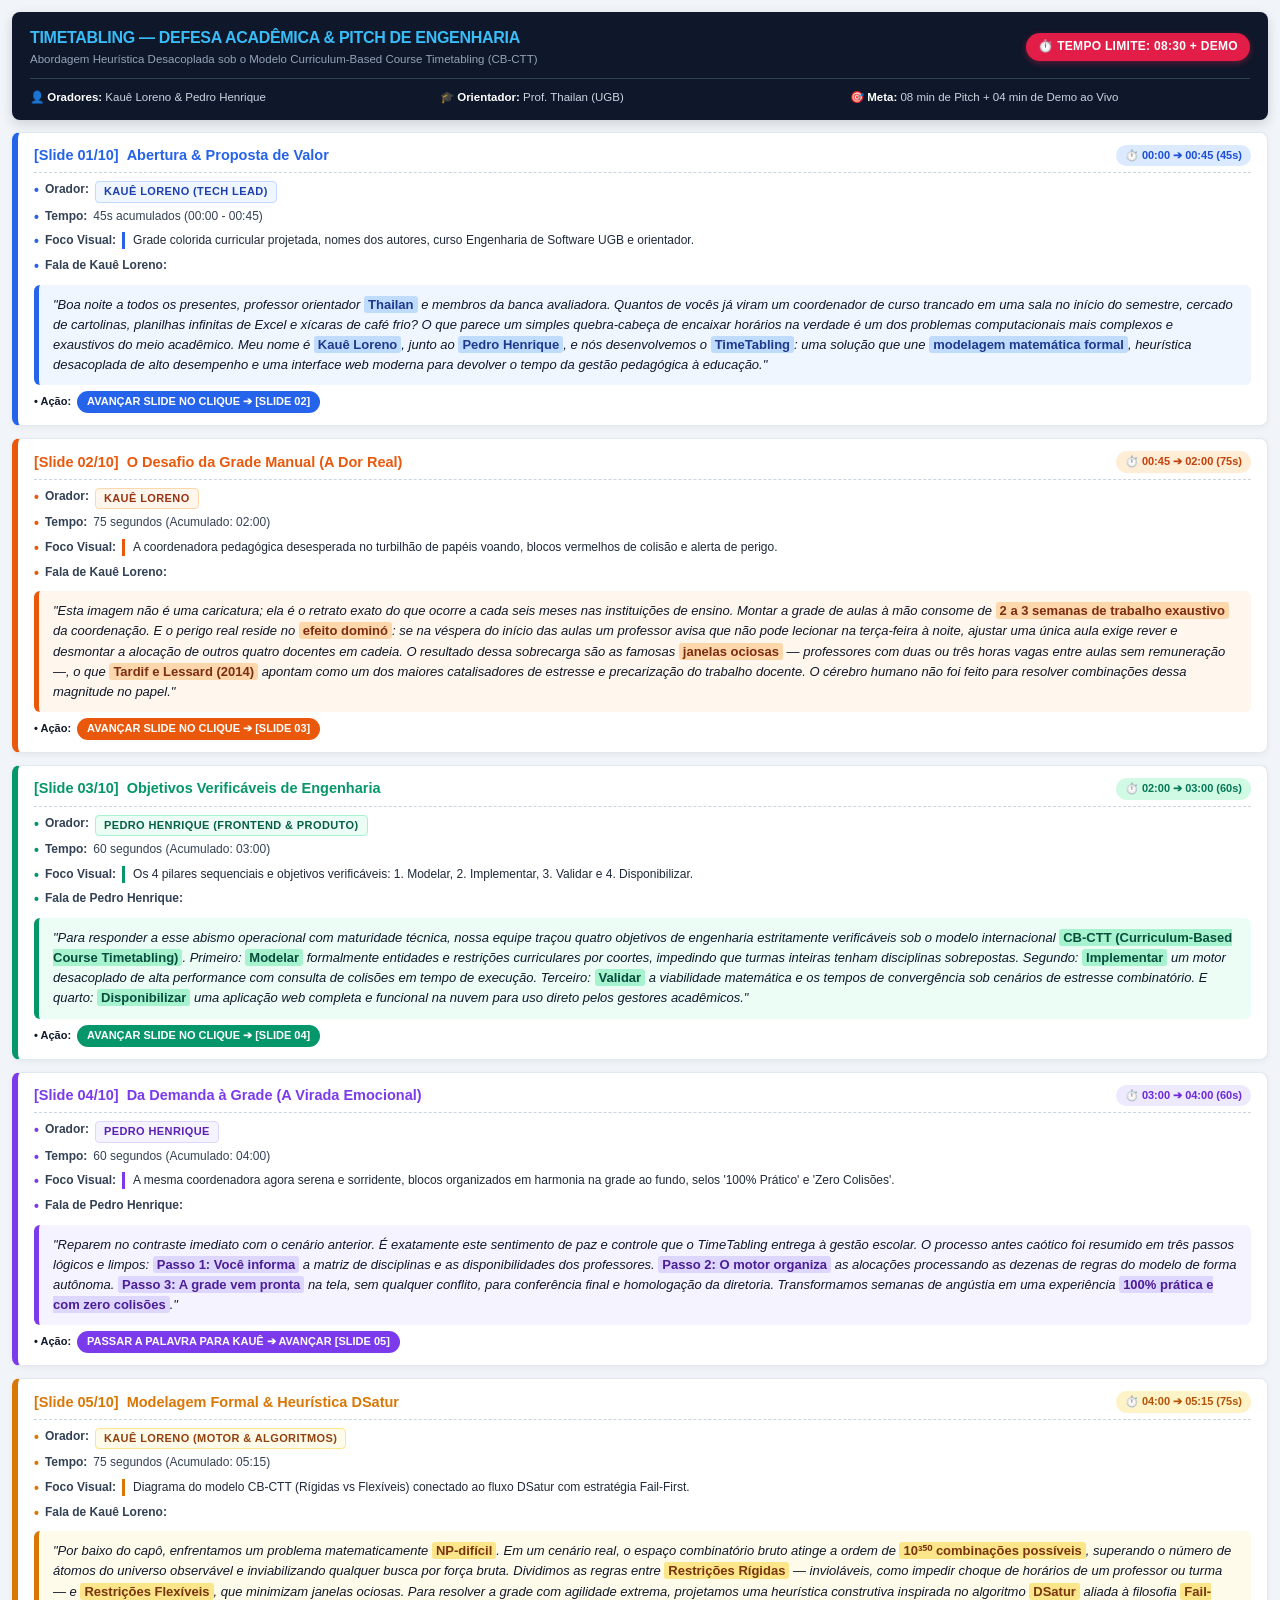
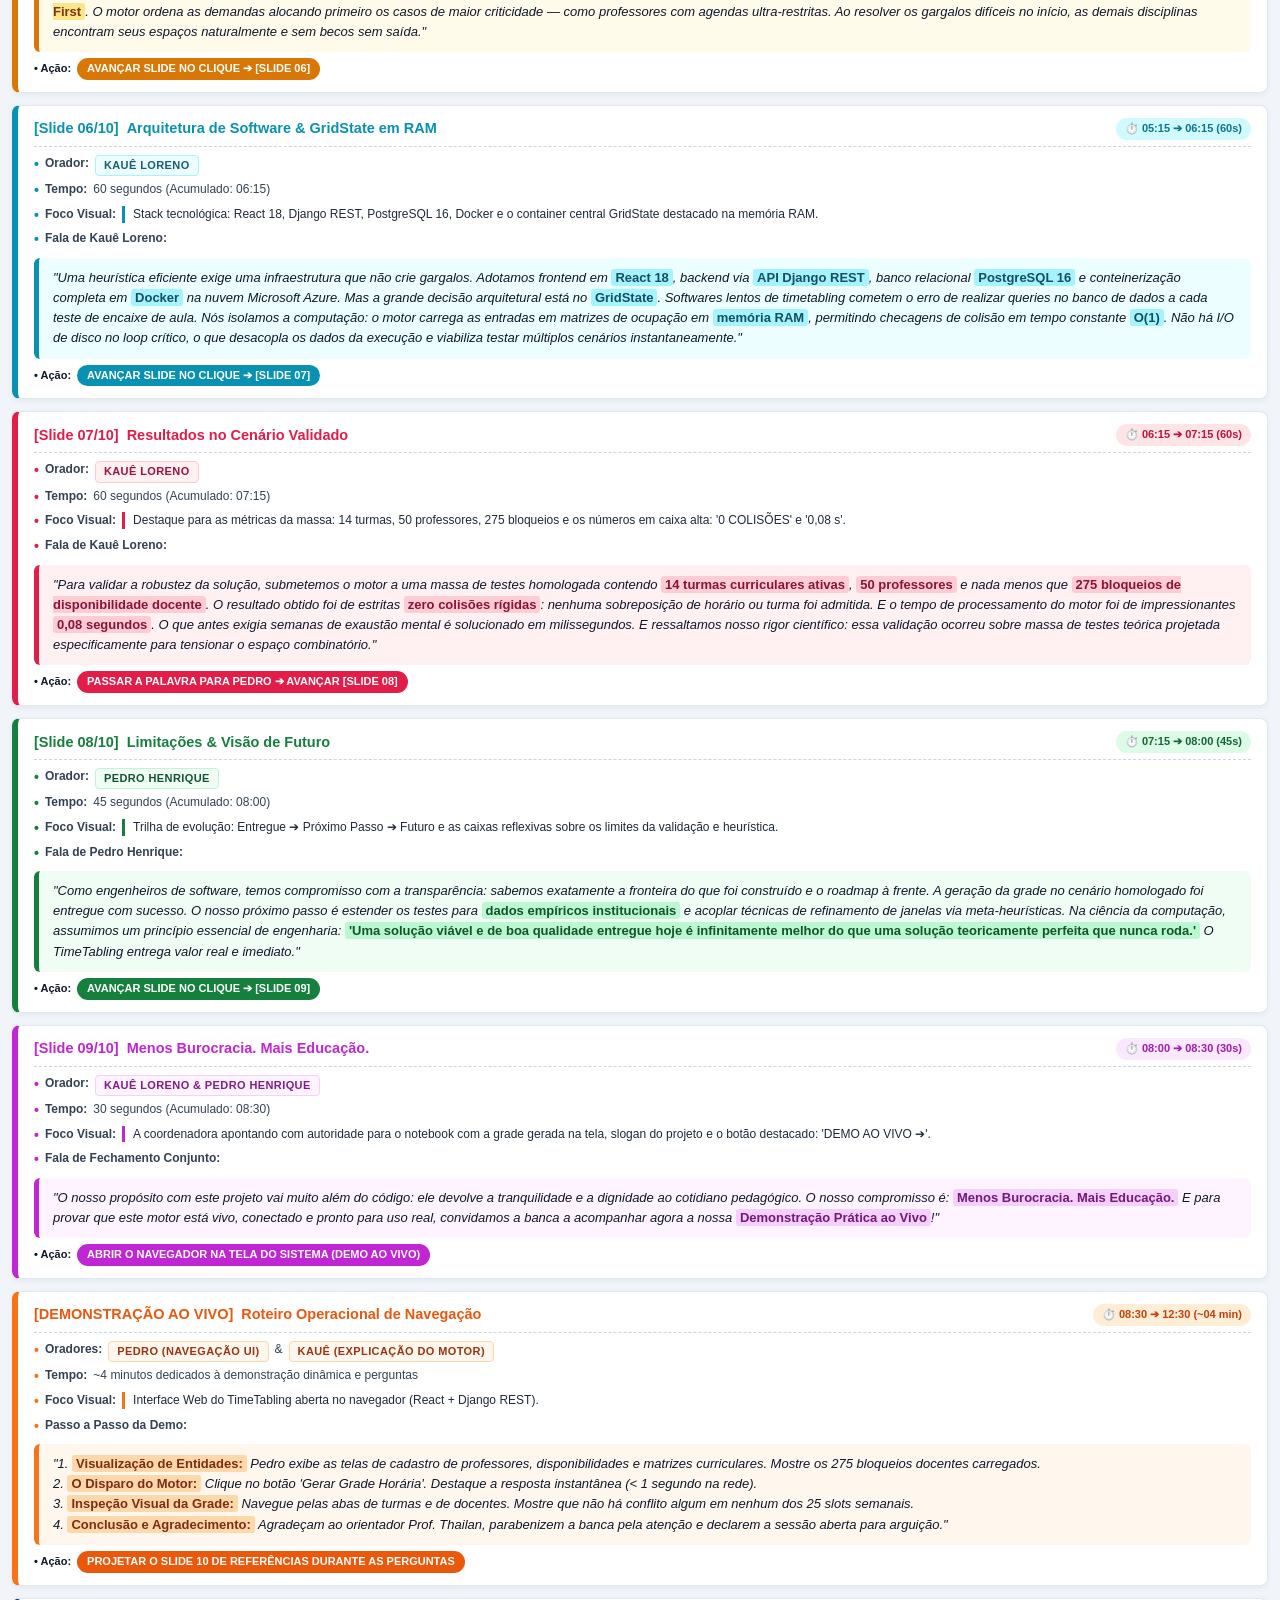
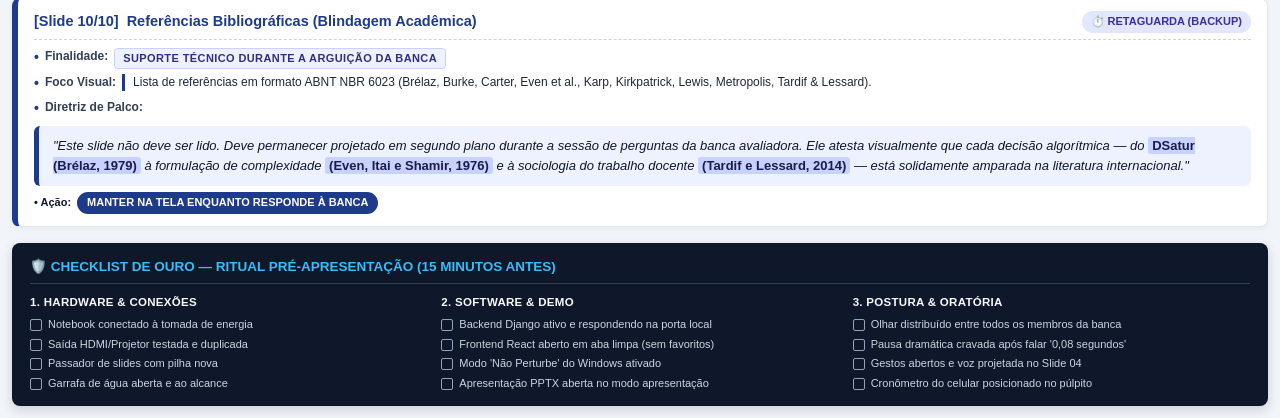
<file: docs/apresentacoes/roteiro-cue-cards-pitch.html>
<!DOCTYPE html>
<html lang="pt-BR">
<head>
  <meta charset="UTF-8">
  <meta name="viewport" content="width=device-width, initial-scale=1.0">
  <title>Cue Cards — Roteiro de Apresentação TimeTabling</title>
  <style>
    @page {
      size: A4 portrait;
      margin: 8mm 10mm 10mm 10mm;
    }

    * {
      box-sizing: border-box;
      margin: 0;
      padding: 0;
    }

    body {
      font-family: -apple-system, BlinkMacSystemFont, "Segoe UI", Roboto, Helvetica, Arial, sans-serif;
      background-color: #f1f5f9;
      color: #0f172a;
      line-height: 1.45;
      padding: 12px;
      -webkit-print-color-adjust: exact !important;
      print-color-adjust: exact !important;
    }

    .container {
      max-width: 100%;
      margin: 0 auto;
      display: flex;
      flex-direction: column;
      gap: 12px;
    }

    /* TOP HEADER */
    .header-card {
      background: #0f172a;
      color: #ffffff;
      border-radius: 8px;
      padding: 14px 18px;
      box-shadow: 0 4px 12px rgba(0, 0, 0, 0.15);
      page-break-inside: avoid;
    }

    .header-top {
      display: flex;
      justify-content: space-between;
      align-items: center;
      border-bottom: 1px solid #334155;
      padding-bottom: 10px;
      margin-bottom: 10px;
    }

    .header-title {
      font-size: 16px;
      font-weight: 800;
      letter-spacing: -0.3px;
      text-transform: uppercase;
      color: #38bdf8;
    }

    .header-subtitle {
      font-size: 11.5px;
      color: #94a3b8;
      margin-top: 2px;
    }

    .badge-time-total {
      background: #e11d48;
      color: #ffffff;
      padding: 5px 12px;
      border-radius: 20px;
      font-weight: 800;
      font-size: 12px;
      letter-spacing: 0.3px;
      box-shadow: 0 2px 6px rgba(225, 29, 72, 0.4);
      white-space: nowrap;
    }

    .header-meta {
      display: grid;
      grid-template-columns: repeat(3, 1fr);
      gap: 10px;
      font-size: 11.5px;
      color: #cbd5e1;
    }

    .header-meta strong {
      color: #ffffff;
    }

    /* CUE CARD SLIDE BASE */
    .cue-card {
      background: #ffffff;
      border-radius: 8px;
      padding: 12px 16px;
      border: 1px solid #e2e8f0;
      box-shadow: 0 2px 6px rgba(0, 0, 0, 0.05);
      page-break-inside: avoid;
      position: relative;
    }

    .card-top {
      display: flex;
      justify-content: space-between;
      align-items: center;
      margin-bottom: 8px;
      padding-bottom: 6px;
      border-bottom: 1px dashed #cbd5e1;
    }

    .card-title {
      font-size: 14.5px;
      font-weight: 800;
      display: flex;
      align-items: center;
      gap: 8px;
    }

    .card-timer-pill {
      font-size: 11px;
      font-weight: 700;
      padding: 3px 9px;
      border-radius: 12px;
      white-space: nowrap;
    }

    .meta-list {
      list-style: none;
      display: flex;
      flex-direction: column;
      gap: 5px;
      font-size: 12px;
      color: #334155;
      margin-bottom: 8px;
    }

    .meta-list li {
      display: flex;
      align-items: flex-start;
      gap: 6px;
      line-height: 1.4;
    }

    .bullet {
      font-size: 14px;
      font-weight: bold;
    }

    .speaker-badge {
      font-size: 11px;
      font-weight: 800;
      text-transform: uppercase;
      padding: 2px 8px;
      border-radius: 4px;
      letter-spacing: 0.4px;
    }

    .visual-focus-bar {
      border-left-width: 3.5px;
      border-left-style: solid;
      padding-left: 8px;
      font-weight: 500;
      color: #1e293b;
    }

    /* SPEECH CALLOUT BOX */
    .speech-box {
      border-radius: 6px;
      border-left-width: 5px;
      border-left-style: solid;
      padding: 10px 14px;
      font-size: 13px;
      line-height: 1.55;
      font-style: italic;
      color: #0f172a;
      margin-top: 6px;
      margin-bottom: 6px;
    }

    mark {
      padding: 1px 4px;
      border-radius: 3px;
      font-weight: 800;
      font-style: normal;
    }

    /* ACTION PILL */
    .action-container {
      display: flex;
      align-items: center;
      gap: 6px;
      font-size: 11px;
      font-weight: 600;
      margin-top: 6px;
    }

    .action-pill {
      font-size: 11px;
      font-weight: 800;
      padding: 3px 10px;
      border-radius: 20px;
      display: inline-flex;
      align-items: center;
      gap: 5px;
    }

    /* CHECKLIST FOOTER */
    .footer-card {
      background: #0f172a;
      color: #ffffff;
      border-radius: 8px;
      padding: 14px 18px;
      page-break-inside: avoid;
      box-shadow: 0 4px 12px rgba(0, 0, 0, 0.15);
      margin-top: 4px;
    }

    .footer-title {
      font-size: 13.5px;
      font-weight: 800;
      color: #38bdf8;
      text-transform: uppercase;
      margin-bottom: 10px;
      display: flex;
      align-items: center;
      gap: 8px;
      border-bottom: 1px solid #334155;
      padding-bottom: 6px;
    }

    .checklist-grid {
      display: grid;
      grid-template-columns: repeat(3, 1fr);
      gap: 14px;
      font-size: 11px;
      color: #cbd5e1;
    }

    .checklist-col h4 {
      font-size: 11.5px;
      font-weight: 700;
      color: #f8fafc;
      margin-bottom: 6px;
      text-transform: uppercase;
      letter-spacing: 0.3px;
    }

    .checklist-col ul {
      list-style: none;
      display: flex;
      flex-direction: column;
      gap: 4px;
    }

    .checklist-col li {
      display: flex;
      align-items: center;
      gap: 6px;
    }

    .checklist-box {
      width: 12px;
      height: 12px;
      border: 1.5px solid #94a3b8;
      border-radius: 2px;
      display: inline-block;
    }

    /* ========================================================= */
    /* PALETA CROMÁTICA RADICAL E DE ALTO CONTRASTE POR SLIDE    */
    /* ========================================================= */

    /* SLIDE 1: AZUL COBALTO (#2563eb) */
    .theme-s1 {
      border-left: 6px solid #2563eb;
    }
    .theme-s1 .card-title { color: #2563eb; }
    .theme-s1 .card-timer-pill { background: #dbeafe; color: #1d4ed8; }
    .theme-s1 .bullet { color: #2563eb; }
    .theme-s1 .speaker-badge { background: #eff6ff; color: #1e40af; border: 1px solid #bfdbfe; }
    .theme-s1 .visual-focus-bar { border-left-color: #2563eb; }
    .theme-s1 .speech-box { background: #eff6ff; border-left-color: #2563eb; }
    .theme-s1 mark { background: #bfdbfe; color: #1e3a8a; }
    .theme-s1 .action-pill { background: #2563eb; color: #ffffff; }

    /* SLIDE 2: LARANJA TANGERINA (#ea580c) [Oposto/Contraste] */
    .theme-s2 {
      border-left: 6px solid #ea580c;
    }
    .theme-s2 .card-title { color: #ea580c; }
    .theme-s2 .card-timer-pill { background: #ffedd5; color: #c2410c; }
    .theme-s2 .bullet { color: #ea580c; }
    .theme-s2 .speaker-badge { background: #fff7ed; color: #9a3412; border: 1px solid #fed7aa; }
    .theme-s2 .visual-focus-bar { border-left-color: #ea580c; }
    .theme-s2 .speech-box { background: #fff7ed; border-left-color: #ea580c; }
    .theme-s2 mark { background: #fed7aa; color: #7c2d12; }
    .theme-s2 .action-pill { background: #ea580c; color: #ffffff; }

    /* SLIDE 3: VERDE ESMERALDA (#059669) [Contraste com Laranja] */
    .theme-s3 {
      border-left: 6px solid #059669;
    }
    .theme-s3 .card-title { color: #059669; }
    .theme-s3 .card-timer-pill { background: #d1fae5; color: #047857; }
    .theme-s3 .bullet { color: #059669; }
    .theme-s3 .speaker-badge { background: #ecfdf5; color: #065f46; border: 1px solid #a7f3d0; }
    .theme-s3 .visual-focus-bar { border-left-color: #059669; }
    .theme-s3 .speech-box { background: #ecfdf5; border-left-color: #059669; }
    .theme-s3 mark { background: #a7f3d0; color: #064e3b; }
    .theme-s3 .action-pill { background: #059669; color: #ffffff; }

    /* SLIDE 4: VIOLETA / PÚRPURA (#7c3aed) [Contraste com Verde] */
    .theme-s4 {
      border-left: 6px solid #7c3aed;
    }
    .theme-s4 .card-title { color: #7c3aed; }
    .theme-s4 .card-timer-pill { background: #ede9fe; color: #6d28d9; }
    .theme-s4 .bullet { color: #7c3aed; }
    .theme-s4 .speaker-badge { background: #f5f3ff; color: #5b21b6; border: 1px solid #ddd6fe; }
    .theme-s4 .visual-focus-bar { border-left-color: #7c3aed; }
    .theme-s4 .speech-box { background: #f5f3ff; border-left-color: #7c3aed; }
    .theme-s4 mark { background: #ddd6fe; color: #4c1d95; }
    .theme-s4 .action-pill { background: #7c3aed; color: #ffffff; }

    /* SLIDE 5: DOURADO SOLAR / ÂMBAR (#d97706) [Oposto ao Roxo] */
    .theme-s5 {
      border-left: 6px solid #d97706;
    }
    .theme-s5 .card-title { color: #d97706; }
    .theme-s5 .card-timer-pill { background: #fef3c7; color: #b45309; }
    .theme-s5 .bullet { color: #d97706; }
    .theme-s5 .speaker-badge { background: #fffbeb; color: #92400e; border: 1px solid #fde68a; }
    .theme-s5 .visual-focus-bar { border-left-color: #d97706; }
    .theme-s5 .speech-box { background: #fffbeb; border-left-color: #d97706; }
    .theme-s5 mark { background: #fde68a; color: #78350f; }
    .theme-s5 .action-pill { background: #d97706; color: #ffffff; }

    /* SLIDE 6: CIANO / TURQUESA (#0891b2) [Frio contra Dourado] */
    .theme-s6 {
      border-left: 6px solid #0891b2;
    }
    .theme-s6 .card-title { color: #0891b2; }
    .theme-s6 .card-timer-pill { background: #cffafe; color: #0e7490; }
    .theme-s6 .bullet { color: #0891b2; }
    .theme-s6 .speaker-badge { background: #ecfeff; color: #155e75; border: 1px solid #a5f3fc; }
    .theme-s6 .visual-focus-bar { border-left-color: #0891b2; }
    .theme-s6 .speech-box { background: #ecfeff; border-left-color: #0891b2; }
    .theme-s6 mark { background: #a5f3fc; color: #164e63; }
    .theme-s6 .action-pill { background: #0891b2; color: #ffffff; }

    /* SLIDE 7: VERMELHO RUBI (#e11d48) [Oposto ao Ciano] */
    .theme-s7 {
      border-left: 6px solid #e11d48;
    }
    .theme-s7 .card-title { color: #e11d48; }
    .theme-s7 .card-timer-pill { background: #ffe4e6; color: #be123c; }
    .theme-s7 .bullet { color: #e11d48; }
    .theme-s7 .speaker-badge { background: #fff1f2; color: #9f1239; border: 1px solid #fecdd3; }
    .theme-s7 .visual-focus-bar { border-left-color: #e11d48; }
    .theme-s7 .speech-box { background: #fff1f2; border-left-color: #e11d48; }
    .theme-s7 mark { background: #fecdd3; color: #881337; }
    .theme-s7 .action-pill { background: #e11d48; color: #ffffff; }

    /* SLIDE 8: VERDE FLORESTA PROFUNDO (#15803d) [Quebra do Vermelho] */
    .theme-s8 {
      border-left: 6px solid #15803d;
    }
    .theme-s8 .card-title { color: #15803d; }
    .theme-s8 .card-timer-pill { background: #dcfce7; color: #166534; }
    .theme-s8 .bullet { color: #15803d; }
    .theme-s8 .speaker-badge { background: #f0fdf4; color: #14532d; border: 1px solid #bbf7d0; }
    .theme-s8 .visual-focus-bar { border-left-color: #15803d; }
    .theme-s8 .speech-box { background: #f0fdf4; border-left-color: #15803d; }
    .theme-s8 mark { background: #bbf7d0; color: #14532d; }
    .theme-s8 .action-pill { background: #15803d; color: #ffffff; }

    /* SLIDE 9: MAGENTA / PINK CHOQUE (#c026d3) [Contraste com Verde] */
    .theme-s9 {
      border-left: 6px solid #c026d3;
    }
    .theme-s9 .card-title { color: #c026d3; }
    .theme-s9 .card-timer-pill { background: #fae8ff; color: #a21caf; }
    .theme-s9 .bullet { color: #c026d3; }
    .theme-s9 .speaker-badge { background: #fdf4ff; color: #86198f; border: 1px solid #f5d0fe; }
    .theme-s9 .visual-focus-bar { border-left-color: #c026d3; }
    .theme-s9 .speech-box { background: #fdf4ff; border-left-color: #c026d3; }
    .theme-s9 mark { background: #f5d0fe; color: #701a75; }
    .theme-s9 .action-pill { background: #c026d3; color: #ffffff; }

    /* DEMO AO VIVO: CORAL VIVO (#f97316) [Alerta & Ação] */
    .theme-demo {
      border-left: 6px solid #f97316;
    }
    .theme-demo .card-title { color: #ea580c; }
    .theme-demo .card-timer-pill { background: #ffedd5; color: #c2410c; }
    .theme-demo .bullet { color: #f97316; }
    .theme-demo .speaker-badge { background: #fff7ed; color: #9a3412; border: 1px solid #fed7aa; }
    .theme-demo .visual-focus-bar { border-left-color: #f97316; }
    .theme-demo .speech-box { background: #fff7ed; border-left-color: #f97316; }
    .theme-demo mark { background: #fed7aa; color: #7c2d12; }
    .theme-demo .action-pill { background: #ea580c; color: #ffffff; }

    /* SLIDE 10: AZUL MARINHO / NAVY (#1e3a8a) [Backup Acadêmico] */
    .theme-s10 {
      border-left: 6px solid #1e3a8a;
    }
    .theme-s10 .card-title { color: #1e3a8a; }
    .theme-s10 .card-timer-pill { background: #e0e7ff; color: #3730a3; }
    .theme-s10 .bullet { color: #1e3a8a; }
    .theme-s10 .speaker-badge { background: #eef2ff; color: #312e81; border: 1px solid #c7d2fe; }
    .theme-s10 .visual-focus-bar { border-left-color: #1e3a8a; }
    .theme-s10 .speech-box { background: #eef2ff; border-left-color: #1e3a8a; }
    .theme-s10 mark { background: #c7d2fe; color: #1e1b4b; }
    .theme-s10 .action-pill { background: #1e3a8a; color: #ffffff; }

    /* PRINT RULES */
    @media print {
      body {
        background-color: transparent;
        padding: 0;
      }
      .cue-card {
        box-shadow: none;
        border: 1px solid #cbd5e1;
      }
      .header-card, .footer-card {
        box-shadow: none;
      }
    }
  </style>
</head>
<body>

  <div class="container">

    <!-- CABEÇALHO EXECUTIVO -->
    <div class="header-card">
      <div class="header-top">
        <div>
          <div class="header-title">TIMETABLING — DEFESA ACADÊMICA & PITCH DE ENGENHARIA</div>
          <div class="header-subtitle">Abordagem Heurística Desacoplada sob o Modelo Curriculum-Based Course Timetabling (CB-CTT)</div>
        </div>
        <div class="badge-time-total">⏱️ TEMPO LIMITE: 08:30 + DEMO</div>
      </div>
      <div class="header-meta">
        <div><strong>👤 Oradores:</strong> Kauê Loreno & Pedro Henrique</div>
        <div><strong>🎓 Orientador:</strong> Prof. Thailan (UGB)</div>
        <div><strong>🎯 Meta:</strong> 08 min de Pitch + 04 min de Demo ao Vivo</div>
      </div>
    </div>

    <!-- SLIDE 1: ABERTURA (AZUL COBALTO) -->
    <div class="cue-card theme-s1">
      <div class="card-top">
        <div class="card-title">
          <span>[Slide 01/10]</span> Abertura & Proposta de Valor
        </div>
        <div class="card-timer-pill">⏱️ 00:00 ➔ 00:45 (45s)</div>
      </div>
      <ul class="meta-list">
        <li><span class="bullet">•</span> <strong>Orador:</strong> <span class="speaker-badge">KAUÊ LORENO (TECH LEAD)</span></li>
        <li><span class="bullet">•</span> <strong>Tempo:</strong> 45s acumulados (00:00 - 00:45)</li>
        <li>
          <span class="bullet">•</span> <strong>Foco Visual:</strong>
          <span class="visual-focus-bar">Grade colorida curricular projetada, nomes dos autores, curso Engenharia de Software UGB e orientador.</span>
        </li>
        <li><span class="bullet">•</span> <strong>Fala de Kauê Loreno:</strong></li>
      </ul>
      <div class="speech-box">
        "Boa noite a todos os presentes, professor orientador <mark>Thailan</mark> e membros da banca avaliadora. Quantos de vocês já viram um coordenador de curso trancado em uma sala no início do semestre, cercado de cartolinas, planilhas infinitas de Excel e xícaras de café frio? O que parece um simples quebra-cabeça de encaixar horários na verdade é um dos problemas computacionais mais complexos e exaustivos do meio acadêmico. Meu nome é <mark>Kauê Loreno</mark>, junto ao <mark>Pedro Henrique</mark>, e nós desenvolvemos o <mark>TimeTabling</mark>: uma solução que une <mark>modelagem matemática formal</mark>, heurística desacoplada de alto desempenho e uma interface web moderna para devolver o tempo da gestão pedagógica à educação."
      </div>
      <div class="action-container">
        <span>• Ação:</span>
        <span class="action-pill">AVANÇAR SLIDE NO CLIQUE ➔ [SLIDE 02]</span>
      </div>
    </div>

    <!-- SLIDE 2: O CAOS (LARANJA TANGERINA) -->
    <div class="cue-card theme-s2">
      <div class="card-top">
        <div class="card-title">
          <span>[Slide 02/10]</span> O Desafio da Grade Manual (A Dor Real)
        </div>
        <div class="card-timer-pill">⏱️ 00:45 ➔ 02:00 (75s)</div>
      </div>
      <ul class="meta-list">
        <li><span class="bullet">•</span> <strong>Orador:</strong> <span class="speaker-badge">KAUÊ LORENO</span></li>
        <li><span class="bullet">•</span> <strong>Tempo:</strong> 75 segundos (Acumulado: 02:00)</li>
        <li>
          <span class="bullet">•</span> <strong>Foco Visual:</strong>
          <span class="visual-focus-bar">A coordenadora pedagógica desesperada no turbilhão de papéis voando, blocos vermelhos de colisão e alerta de perigo.</span>
        </li>
        <li><span class="bullet">•</span> <strong>Fala de Kauê Loreno:</strong></li>
      </ul>
      <div class="speech-box">
        "Esta imagem não é uma caricatura; ela é o retrato exato do que ocorre a cada seis meses nas instituições de ensino. Montar a grade de aulas à mão consome de <mark>2 a 3 semanas de trabalho exaustivo</mark> da coordenação. E o perigo real reside no <mark>efeito dominó</mark>: se na véspera do início das aulas um professor avisa que não pode lecionar na terça-feira à noite, ajustar uma única aula exige rever e desmontar a alocação de outros quatro docentes em cadeia. O resultado dessa sobrecarga são as famosas <mark>janelas ociosas</mark> — professores com duas ou três horas vagas entre aulas sem remuneração —, o que <mark>Tardif e Lessard (2014)</mark> apontam como um dos maiores catalisadores de estresse e precarização do trabalho docente. O cérebro humano não foi feito para resolver combinações dessa magnitude no papel."
      </div>
      <div class="action-container">
        <span>• Ação:</span>
        <span class="action-pill">AVANÇAR SLIDE NO CLIQUE ➔ [SLIDE 03]</span>
      </div>
    </div>

    <!-- SLIDE 3: OBJETIVOS (VERDE ESMERALDA) -->
    <div class="cue-card theme-s3">
      <div class="card-top">
        <div class="card-title">
          <span>[Slide 03/10]</span> Objetivos Verificáveis de Engenharia
        </div>
        <div class="card-timer-pill">⏱️ 02:00 ➔ 03:00 (60s)</div>
      </div>
      <ul class="meta-list">
        <li><span class="bullet">•</span> <strong>Orador:</strong> <span class="speaker-badge">PEDRO HENRIQUE (FRONTEND & PRODUTO)</span></li>
        <li><span class="bullet">•</span> <strong>Tempo:</strong> 60 segundos (Acumulado: 03:00)</li>
        <li>
          <span class="bullet">•</span> <strong>Foco Visual:</strong>
          <span class="visual-focus-bar">Os 4 pilares sequenciais e objetivos verificáveis: 1. Modelar, 2. Implementar, 3. Validar e 4. Disponibilizar.</span>
        </li>
        <li><span class="bullet">•</span> <strong>Fala de Pedro Henrique:</strong></li>
      </ul>
      <div class="speech-box">
        "Para responder a esse abismo operacional com maturidade técnica, nossa equipe traçou quatro objetivos de engenharia estritamente verificáveis sob o modelo internacional <mark>CB-CTT (Curriculum-Based Course Timetabling)</mark>. Primeiro: <mark>Modelar</mark> formalmente entidades e restrições curriculares por coortes, impedindo que turmas inteiras tenham disciplinas sobrepostas. Segundo: <mark>Implementar</mark> um motor desacoplado de alta performance com consulta de colisões em tempo de execução. Terceiro: <mark>Validar</mark> a viabilidade matemática e os tempos de convergência sob cenários de estresse combinatório. E quarto: <mark>Disponibilizar</mark> uma aplicação web completa e funcional na nuvem para uso direto pelos gestores acadêmicos."
      </div>
      <div class="action-container">
        <span>• Ação:</span>
        <span class="action-pill">AVANÇAR SLIDE NO CLIQUE ➔ [SLIDE 04]</span>
      </div>
    </div>

    <!-- SLIDE 4: A VIRADA (VIOLETA / PÚRPURA) -->
    <div class="cue-card theme-s4">
      <div class="card-top">
        <div class="card-title">
          <span>[Slide 04/10]</span> Da Demanda à Grade (A Virada Emocional)
        </div>
        <div class="card-timer-pill">⏱️ 03:00 ➔ 04:00 (60s)</div>
      </div>
      <ul class="meta-list">
        <li><span class="bullet">•</span> <strong>Orador:</strong> <span class="speaker-badge">PEDRO HENRIQUE</span></li>
        <li><span class="bullet">•</span> <strong>Tempo:</strong> 60 segundos (Acumulado: 04:00)</li>
        <li>
          <span class="bullet">•</span> <strong>Foco Visual:</strong>
          <span class="visual-focus-bar">A mesma coordenadora agora serena e sorridente, blocos organizados em harmonia na grade ao fundo, selos '100% Prático' e 'Zero Colisões'.</span>
        </li>
        <li><span class="bullet">•</span> <strong>Fala de Pedro Henrique:</strong></li>
      </ul>
      <div class="speech-box">
        "Reparem no contraste imediato com o cenário anterior. É exatamente este sentimento de paz e controle que o TimeTabling entrega à gestão escolar. O processo antes caótico foi resumido em três passos lógicos e limpos: <mark>Passo 1: Você informa</mark> a matriz de disciplinas e as disponibilidades dos professores. <mark>Passo 2: O motor organiza</mark> as alocações processando as dezenas de regras do modelo de forma autônoma. <mark>Passo 3: A grade vem pronta</mark> na tela, sem qualquer conflito, para conferência final e homologação da diretoria. Transformamos semanas de angústia em uma experiência <mark>100% prática e com zero colisões</mark>."
      </div>
      <div class="action-container">
        <span>• Ação:</span>
        <span class="action-pill">PASSAR A PALAVRA PARA KAUÊ ➔ AVANÇAR [SLIDE 05]</span>
      </div>
    </div>

    <!-- SLIDE 5: ALGORITMO (DOURADO SOLAR / ÂMBAR) -->
    <div class="cue-card theme-s5">
      <div class="card-top">
        <div class="card-title">
          <span>[Slide 05/10]</span> Modelagem Formal & Heurística DSatur
        </div>
        <div class="card-timer-pill">⏱️ 04:00 ➔ 05:15 (75s)</div>
      </div>
      <ul class="meta-list">
        <li><span class="bullet">•</span> <strong>Orador:</strong> <span class="speaker-badge">KAUÊ LORENO (MOTOR & ALGORITMOS)</span></li>
        <li><span class="bullet">•</span> <strong>Tempo:</strong> 75 segundos (Acumulado: 05:15)</li>
        <li>
          <span class="bullet">•</span> <strong>Foco Visual:</strong>
          <span class="visual-focus-bar">Diagrama do modelo CB-CTT (Rígidas vs Flexíveis) conectado ao fluxo DSatur com estratégia Fail-First.</span>
        </li>
        <li><span class="bullet">•</span> <strong>Fala de Kauê Loreno:</strong></li>
      </ul>
      <div class="speech-box">
        "Por baixo do capô, enfrentamos um problema matematicamente <mark>NP-difícil</mark>. Em um cenário real, o espaço combinatório bruto atinge a ordem de <mark>10³⁵⁰ combinações possíveis</mark>, superando o número de átomos do universo observável e inviabilizando qualquer busca por força bruta. Dividimos as regras entre <mark>Restrições Rígidas</mark> — invioláveis, como impedir choque de horários de um professor ou turma — e <mark>Restrições Flexíveis</mark>, que minimizam janelas ociosas. Para resolver a grade com agilidade extrema, projetamos uma heurística construtiva inspirada no algoritmo <mark>DSatur</mark> aliada à filosofia <mark>Fail-First</mark>. O motor ordena as demandas alocando primeiro os casos de maior criticidade — como professores com agendas ultra-restritas. Ao resolver os gargalos difíceis no início, as demais disciplinas encontram seus espaços naturalmente e sem becos sem saída."
      </div>
      <div class="action-container">
        <span>• Ação:</span>
        <span class="action-pill">AVANÇAR SLIDE NO CLIQUE ➔ [SLIDE 06]</span>
      </div>
    </div>

    <!-- SLIDE 6: ARQUITETURA (CIANO / TURQUESA) -->
    <div class="cue-card theme-s6">
      <div class="card-top">
        <div class="card-title">
          <span>[Slide 06/10]</span> Arquitetura de Software & GridState em RAM
        </div>
        <div class="card-timer-pill">⏱️ 05:15 ➔ 06:15 (60s)</div>
      </div>
      <ul class="meta-list">
        <li><span class="bullet">•</span> <strong>Orador:</strong> <span class="speaker-badge">KAUÊ LORENO</span></li>
        <li><span class="bullet">•</span> <strong>Tempo:</strong> 60 segundos (Acumulado: 06:15)</li>
        <li>
          <span class="bullet">•</span> <strong>Foco Visual:</strong>
          <span class="visual-focus-bar">Stack tecnológica: React 18, Django REST, PostgreSQL 16, Docker e o container central GridState destacado na memória RAM.</span>
        </li>
        <li><span class="bullet">•</span> <strong>Fala de Kauê Loreno:</strong></li>
      </ul>
      <div class="speech-box">
        "Uma heurística eficiente exige uma infraestrutura que não crie gargalos. Adotamos frontend em <mark>React 18</mark>, backend via <mark>API Django REST</mark>, banco relacional <mark>PostgreSQL 16</mark> e conteinerização completa em <mark>Docker</mark> na nuvem Microsoft Azure. Mas a grande decisão arquitetural está no <mark>GridState</mark>. Softwares lentos de timetabling cometem o erro de realizar queries no banco de dados a cada teste de encaixe de aula. Nós isolamos a computação: o motor carrega as entradas em matrizes de ocupação em <mark>memória RAM</mark>, permitindo checagens de colisão em tempo constante <mark>O(1)</mark>. Não há I/O de disco no loop crítico, o que desacopla os dados da execução e viabiliza testar múltiplos cenários instantaneamente."
      </div>
      <div class="action-container">
        <span>• Ação:</span>
        <span class="action-pill">AVANÇAR SLIDE NO CLIQUE ➔ [SLIDE 07]</span>
      </div>
    </div>

    <!-- SLIDE 7: RESULTADOS (VERMELHO RUBI) -->
    <div class="cue-card theme-s7">
      <div class="card-top">
        <div class="card-title">
          <span>[Slide 07/10]</span> Resultados no Cenário Validado
        </div>
        <div class="card-timer-pill">⏱️ 06:15 ➔ 07:15 (60s)</div>
      </div>
      <ul class="meta-list">
        <li><span class="bullet">•</span> <strong>Orador:</strong> <span class="speaker-badge">KAUÊ LORENO</span></li>
        <li><span class="bullet">•</span> <strong>Tempo:</strong> 60 segundos (Acumulado: 07:15)</li>
        <li>
          <span class="bullet">•</span> <strong>Foco Visual:</strong>
          <span class="visual-focus-bar">Destaque para as métricas da massa: 14 turmas, 50 professores, 275 bloqueios e os números em caixa alta: '0 COLISÕES' e '0,08 s'.</span>
        </li>
        <li><span class="bullet">•</span> <strong>Fala de Kauê Loreno:</strong></li>
      </ul>
      <div class="speech-box">
        "Para validar a robustez da solução, submetemos o motor a uma massa de testes homologada contendo <mark>14 turmas curriculares ativas</mark>, <mark>50 professores</mark> e nada menos que <mark>275 bloqueios de disponibilidade docente</mark>. O resultado obtido foi de estritas <mark>zero colisões rígidas</mark>: nenhuma sobreposição de horário ou turma foi admitida. E o tempo de processamento do motor foi de impressionantes <mark>0,08 segundos</mark>. O que antes exigia semanas de exaustão mental é solucionado em milissegundos. E ressaltamos nosso rigor científico: essa validação ocorreu sobre massa de testes teórica projetada especificamente para tensionar o espaço combinatório."
      </div>
      <div class="action-container">
        <span>• Ação:</span>
        <span class="action-pill">PASSAR A PALAVRA PARA PEDRO ➔ AVANÇAR [SLIDE 08]</span>
      </div>
    </div>

    <!-- SLIDE 8: LIMITAÇÕES & PRÓXIMOS PASSOS (VERDE FLORESTA) -->
    <div class="cue-card theme-s8">
      <div class="card-top">
        <div class="card-title">
          <span>[Slide 08/10]</span> Limitações & Visão de Futuro
        </div>
        <div class="card-timer-pill">⏱️ 07:15 ➔ 08:00 (45s)</div>
      </div>
      <ul class="meta-list">
        <li><span class="bullet">•</span> <strong>Orador:</strong> <span class="speaker-badge">PEDRO HENRIQUE</span></li>
        <li><span class="bullet">•</span> <strong>Tempo:</strong> 45 segundos (Acumulado: 08:00)</li>
        <li>
          <span class="bullet">•</span> <strong>Foco Visual:</strong>
          <span class="visual-focus-bar">Trilha de evolução: Entregue ➔ Próximo Passo ➔ Futuro e as caixas reflexivas sobre os limites da validação e heurística.</span>
        </li>
        <li><span class="bullet">•</span> <strong>Fala de Pedro Henrique:</strong></li>
      </ul>
      <div class="speech-box">
        "Como engenheiros de software, temos compromisso com a transparência: sabemos exatamente a fronteira do que foi construído e o roadmap à frente. A geração da grade no cenário homologado foi entregue com sucesso. O nosso próximo passo é estender os testes para <mark>dados empíricos institucionais</mark> e acoplar técnicas de refinamento de janelas via meta-heurísticas. Na ciência da computação, assumimos um princípio essencial de engenharia: <mark>'Uma solução viável e de boa qualidade entregue hoje é infinitamente melhor do que uma solução teoricamente perfeita que nunca roda.'</mark> O TimeTabling entrega valor real e imediato."
      </div>
      <div class="action-container">
        <span>• Ação:</span>
        <span class="action-pill">AVANÇAR SLIDE NO CLIQUE ➔ [SLIDE 09]</span>
      </div>
    </div>

    <!-- SLIDE 9: FECHAMENTO & CALL TO DEMO (MAGENTA) -->
    <div class="cue-card theme-s9">
      <div class="card-top">
        <div class="card-title">
          <span>[Slide 09/10]</span> Menos Burocracia. Mais Educação.
        </div>
        <div class="card-timer-pill">⏱️ 08:00 ➔ 08:30 (30s)</div>
      </div>
      <ul class="meta-list">
        <li><span class="bullet">•</span> <strong>Orador:</strong> <span class="speaker-badge">KAUÊ LORENO & PEDRO HENRIQUE</span></li>
        <li><span class="bullet">•</span> <strong>Tempo:</strong> 30 segundos (Acumulado: 08:30)</li>
        <li>
          <span class="bullet">•</span> <strong>Foco Visual:</strong>
          <span class="visual-focus-bar">A coordenadora apontando com autoridade para o notebook com a grade gerada na tela, slogan do projeto e o botão destacado: 'DEMO AO VIVO ➔'.</span>
        </li>
        <li><span class="bullet">•</span> <strong>Fala de Fechamento Conjunto:</strong></li>
      </ul>
      <div class="speech-box">
        "O nosso propósito com este projeto vai muito além do código: ele devolve a tranquilidade e a dignidade ao cotidiano pedagógico. O nosso compromisso é: <mark>Menos Burocracia. Mais Educação.</mark> E para provar que este motor está vivo, conectado e pronto para uso real, convidamos a banca a acompanhar agora a nossa <mark>Demonstração Prática ao Vivo</mark>!"
      </div>
      <div class="action-container">
        <span>• Ação:</span>
        <span class="action-pill">ABRIR O NAVEGADOR NA TELA DO SISTEMA (DEMO AO VIVO)</span>
      </div>
    </div>

    <!-- CARD EXTRA: DEMO AO VIVO (CORAL VIVO) -->
    <div class="cue-card theme-demo">
      <div class="card-top">
        <div class="card-title">
          <span>[DEMONSTRAÇÃO AO VIVO]</span> Roteiro Operacional de Navegação
        </div>
        <div class="card-timer-pill">⏱️ 08:30 ➔ 12:30 (~04 min)</div>
      </div>
      <ul class="meta-list">
        <li><span class="bullet">•</span> <strong>Oradores:</strong> <span class="speaker-badge">PEDRO (NAVEGAÇÃO UI)</span> &amp; <span class="speaker-badge">KAUÊ (EXPLICAÇÃO DO MOTOR)</span></li>
        <li><span class="bullet">•</span> <strong>Tempo:</strong> ~4 minutos dedicados à demonstração dinâmica e perguntas</li>
        <li>
          <span class="bullet">•</span> <strong>Foco Visual:</strong>
          <span class="visual-focus-bar">Interface Web do TimeTabling aberta no navegador (React + Django REST).</span>
        </li>
        <li><span class="bullet">•</span> <strong>Passo a Passo da Demo:</strong></li>
      </ul>
      <div class="speech-box">
        "1. <mark>Visualização de Entidades:</mark> Pedro exibe as telas de cadastro de professores, disponibilidades e matrizes curriculares. Mostre os 275 bloqueios docentes carregados.<br>
        2. <mark>O Disparo do Motor:</mark> Clique no botão 'Gerar Grade Horária'. Destaque a resposta instantânea (< 1 segundo na rede).<br>
        3. <mark>Inspeção Visual da Grade:</mark> Navegue pelas abas de turmas e de docentes. Mostre que não há conflito algum em nenhum dos 25 slots semanais.<br>
        4. <mark>Conclusão e Agradecimento:</mark> Agradeçam ao orientador Prof. Thailan, parabenizem a banca pela atenção e declarem a sessão aberta para arguição."
      </div>
      <div class="action-container">
        <span>• Ação:</span>
        <span class="action-pill">PROJETAR O SLIDE 10 DE REFERÊNCIAS DURANTE AS PERGUNTAS</span>
      </div>
    </div>

    <!-- SLIDE 10: REFERÊNCIAS BIBLIOGRÁFICAS (AZUL MARINHO) -->
    <div class="cue-card theme-s10">
      <div class="card-top">
        <div class="card-title">
          <span>[Slide 10/10]</span> Referências Bibliográficas (Blindagem Acadêmica)
        </div>
        <div class="card-timer-pill">⏱️ RETAGUARDA (BACKUP)</div>
      </div>
      <ul class="meta-list">
        <li><span class="bullet">•</span> <strong>Finalidade:</strong> <span class="speaker-badge">SUPORTE TÉCNICO DURANTE A ARGUIÇÃO DA BANCA</span></li>
        <li>
          <span class="bullet">•</span> <strong>Foco Visual:</strong>
          <span class="visual-focus-bar">Lista de referências em formato ABNT NBR 6023 (Brélaz, Burke, Carter, Even et al., Karp, Kirkpatrick, Lewis, Metropolis, Tardif &amp; Lessard).</span>
        </li>
        <li><span class="bullet">•</span> <strong>Diretriz de Palco:</strong></li>
      </ul>
      <div class="speech-box">
        "Este slide não deve ser lido. Deve permanecer projetado em segundo plano durante a sessão de perguntas da banca avaliadora. Ele atesta visualmente que cada decisão algorítmica — do <mark>DSatur (Brélaz, 1979)</mark> à formulação de complexidade <mark>(Even, Itai e Shamir, 1976)</mark> e à sociologia do trabalho docente <mark>(Tardif e Lessard, 2014)</mark> — está solidamente amparada na literatura internacional."
      </div>
      <div class="action-container">
        <span>• Ação:</span>
        <span class="action-pill">MANTER NA TELA ENQUANTO RESPONDE À BANCA</span>
      </div>
    </div>

    <!-- CHECKLIST DE OURO FOOTER -->
    <div class="footer-card">
      <div class="footer-title">
        <span>🛡️ CHECKLIST DE OURO — RITUAL PRÉ-APRESENTAÇÃO (15 MINUTOS ANTES)</span>
      </div>
      <div class="checklist-grid">
        <div class="checklist-col">
          <h4>1. Hardware & Conexões</h4>
          <ul>
            <li><span class="checklist-box"></span> Notebook conectado à tomada de energia</li>
            <li><span class="checklist-box"></span> Saída HDMI/Projetor testada e duplicada</li>
            <li><span class="checklist-box"></span> Passador de slides com pilha nova</li>
            <li><span class="checklist-box"></span> Garrafa de água aberta e ao alcance</li>
          </ul>
        </div>
        <div class="checklist-col">
          <h4>2. Software & Demo</h4>
          <ul>
            <li><span class="checklist-box"></span> Backend Django ativo e respondendo na porta local</li>
            <li><span class="checklist-box"></span> Frontend React aberto em aba limpa (sem favoritos)</li>
            <li><span class="checklist-box"></span> Modo 'Não Perturbe' do Windows ativado</li>
            <li><span class="checklist-box"></span> Apresentação PPTX aberta no modo apresentação</li>
          </ul>
        </div>
        <div class="checklist-col">
          <h4>3. Postura & Oratória</h4>
          <ul>
            <li><span class="checklist-box"></span> Olhar distribuído entre todos os membros da banca</li>
            <li><span class="checklist-box"></span> Pausa dramática cravada após falar '0,08 segundos'</li>
            <li><span class="checklist-box"></span> Gestos abertos e voz projetada no Slide 04</li>
            <li><span class="checklist-box"></span> Cronômetro do celular posicionado no púlpito</li>
          </ul>
        </div>
      </div>
    </div>

  </div>

</body>
</html>
</file>
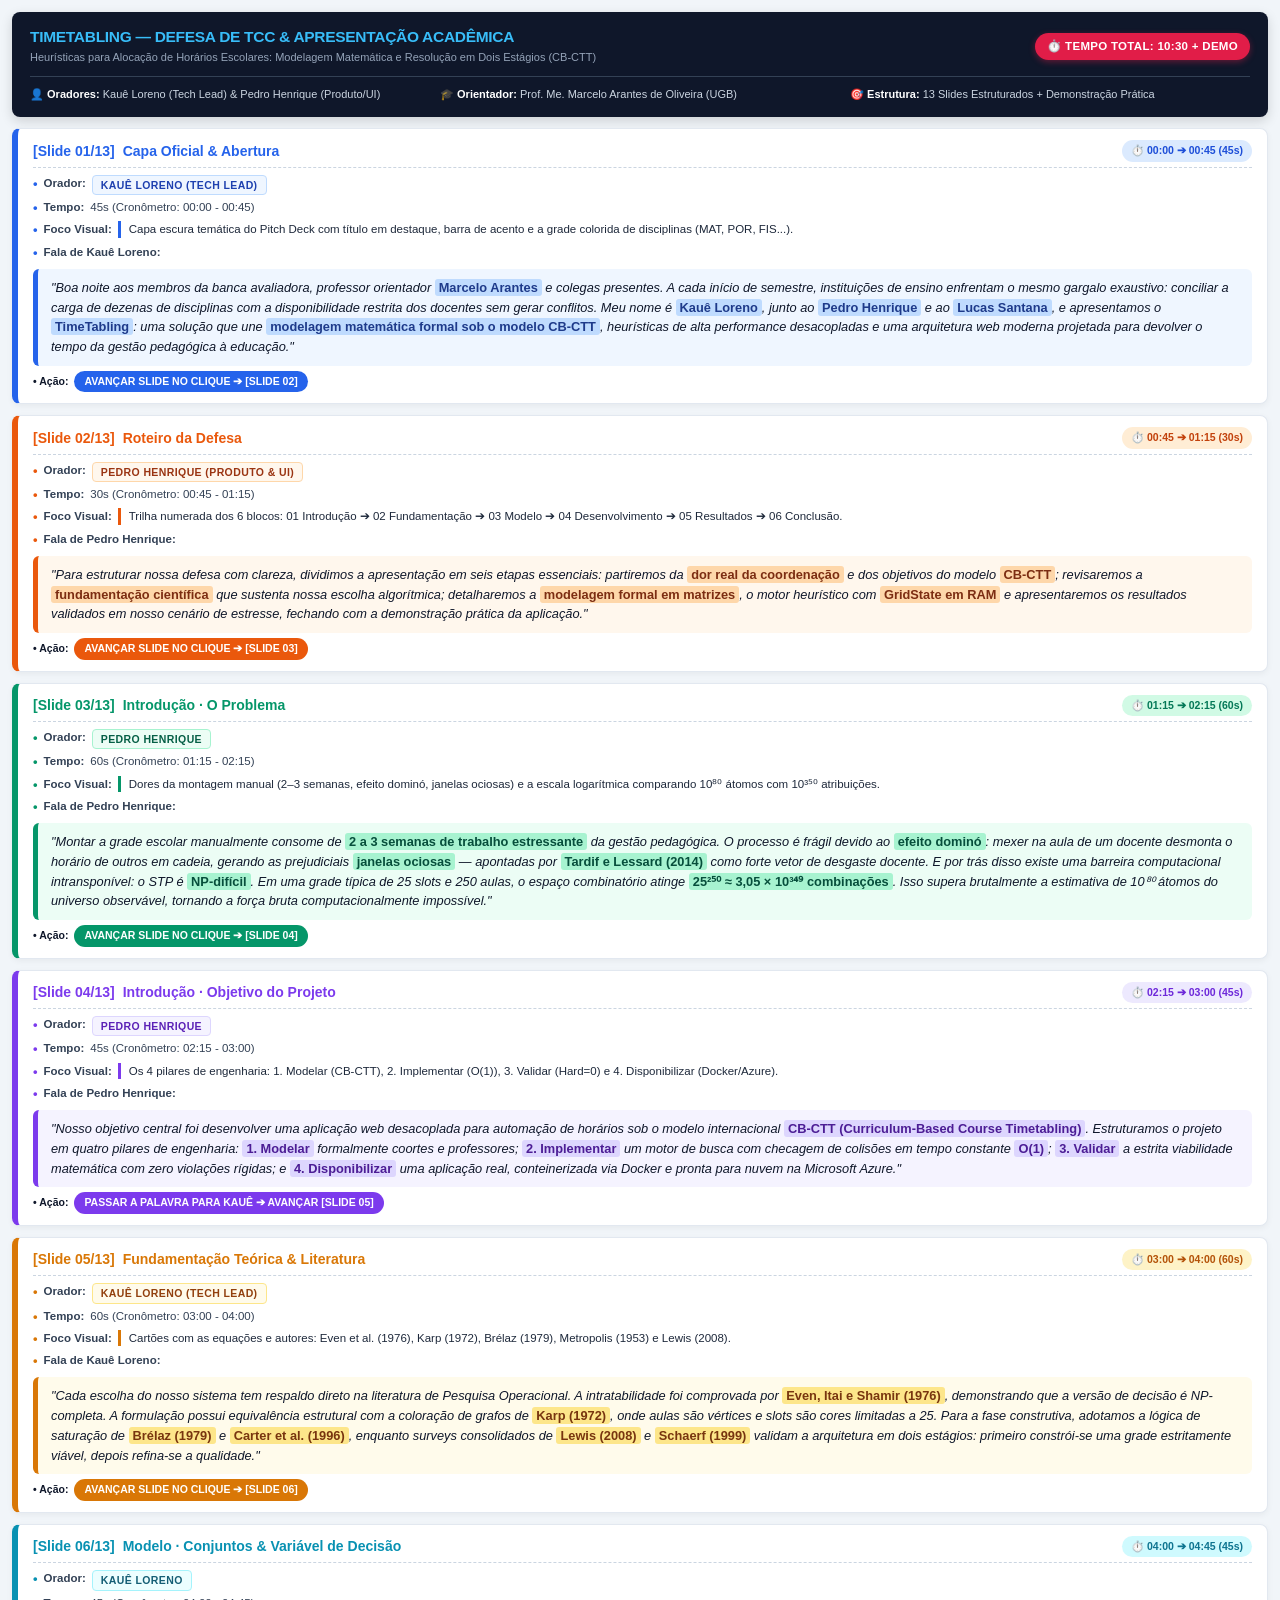
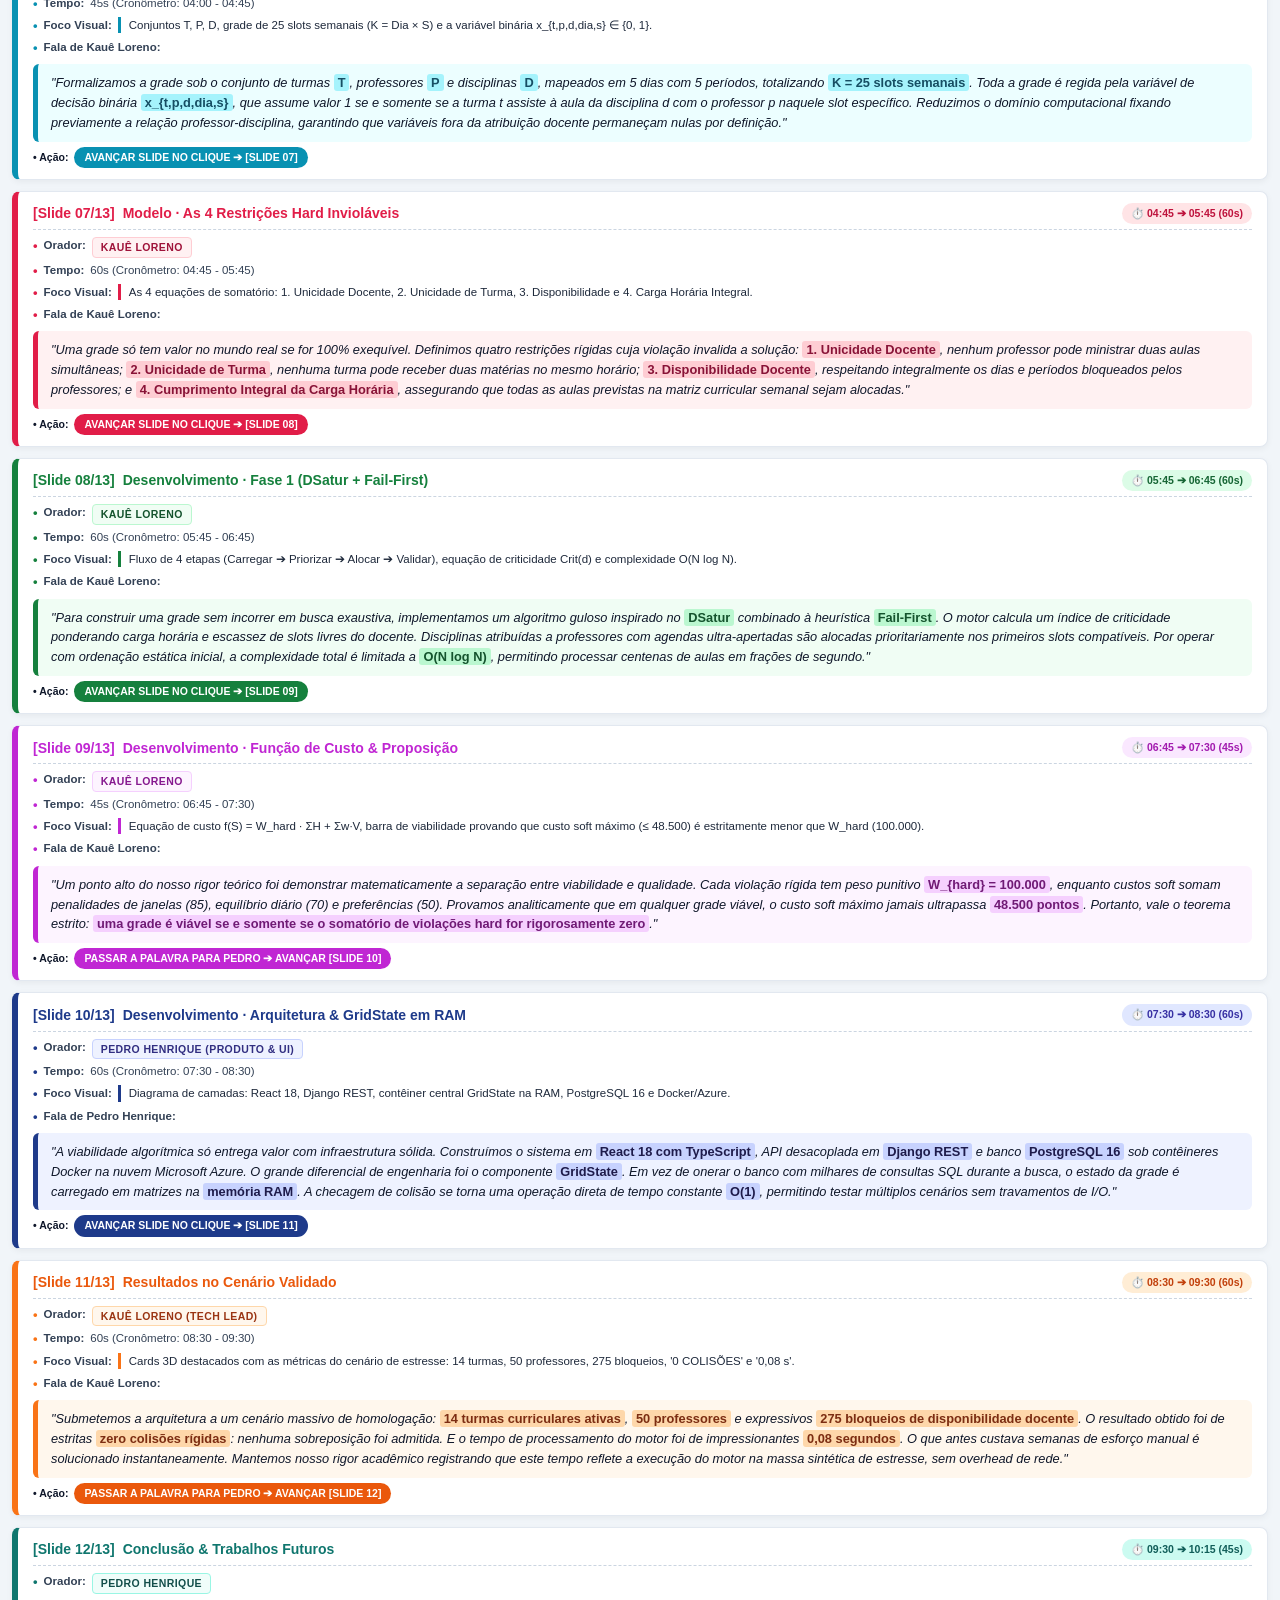
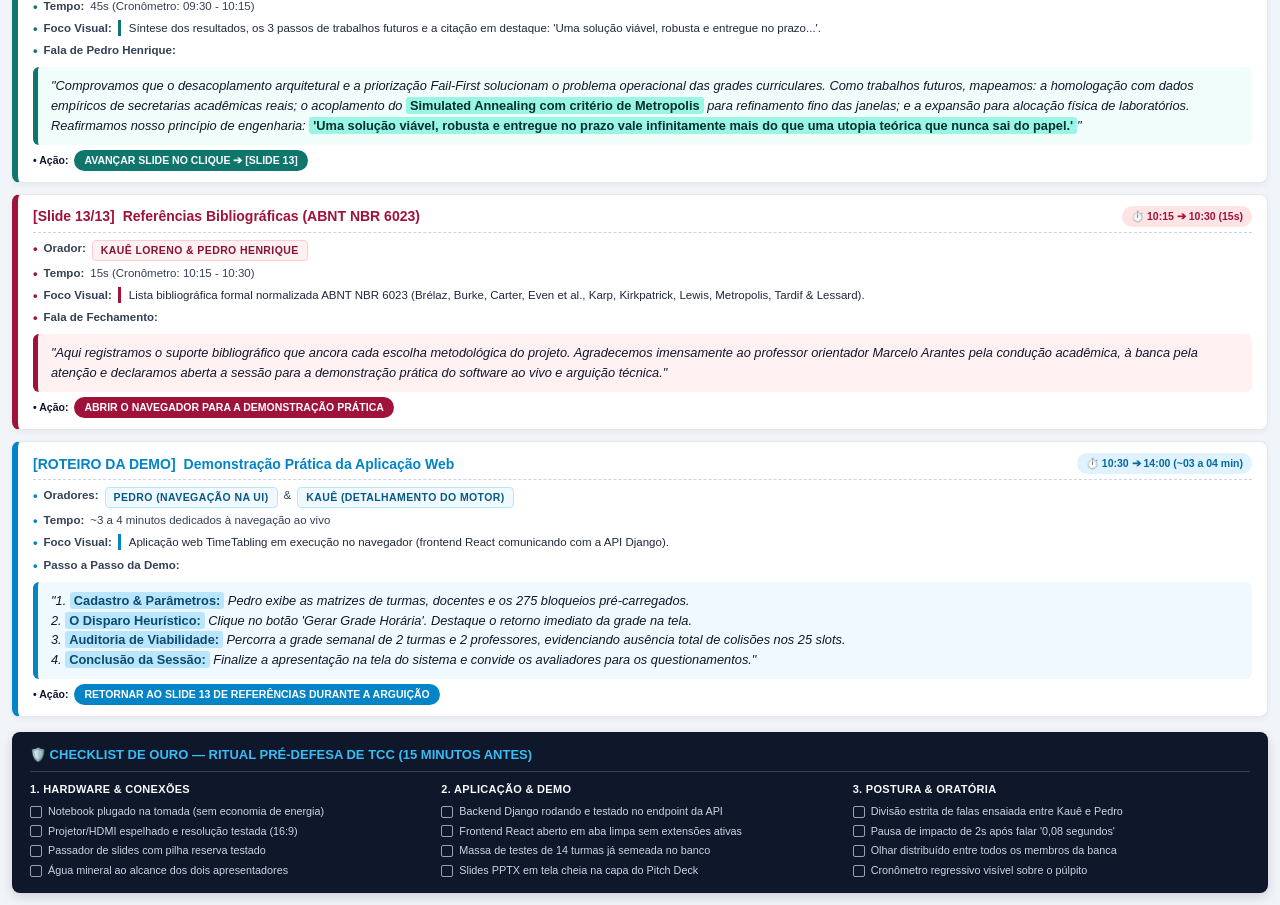
<file: docs/apresentacoes/roteiro-cue-cards-tcc-13-slides.html>
<!DOCTYPE html>
<html lang="pt-BR">
<head>
  <meta charset="UTF-8">
  <meta name="viewport" content="width=device-width, initial-scale=1.0">
  <title>Cue Cards — TimeTabling: TCC Presentation (13 Slides)</title>
  <style>
    @page {
      size: A4 portrait;
      margin: 8mm 10mm 10mm 10mm;
    }

    * {
      box-sizing: border-box;
      margin: 0;
      padding: 0;
    }

    body {
      font-family: -apple-system, BlinkMacSystemFont, "Segoe UI", Roboto, Helvetica, Arial, sans-serif;
      background-color: #f1f5f9;
      color: #0f172a;
      line-height: 1.45;
      padding: 12px;
      -webkit-print-color-adjust: exact !important;
      print-color-adjust: exact !important;
    }

    .container {
      max-width: 100%;
      margin: 0 auto;
      display: flex;
      flex-direction: column;
      gap: 11px;
    }

    /* TOP HEADER CARD */
    .header-card {
      background: #0f172a;
      color: #ffffff;
      border-radius: 8px;
      padding: 14px 18px;
      box-shadow: 0 4px 12px rgba(0, 0, 0, 0.15);
      page-break-inside: avoid;
    }

    .header-top {
      display: flex;
      justify-content: space-between;
      align-items: center;
      border-bottom: 1px solid #334155;
      padding-bottom: 10px;
      margin-bottom: 10px;
    }

    .header-title {
      font-size: 15.5px;
      font-weight: 800;
      letter-spacing: -0.3px;
      text-transform: uppercase;
      color: #38bdf8;
    }

    .header-subtitle {
      font-size: 11px;
      color: #94a3b8;
      margin-top: 2px;
    }

    .badge-time-total {
      background: #e11d48;
      color: #ffffff;
      padding: 5px 12px;
      border-radius: 20px;
      font-weight: 800;
      font-size: 11.5px;
      letter-spacing: 0.3px;
      box-shadow: 0 2px 6px rgba(225, 29, 72, 0.4);
      white-space: nowrap;
    }

    .header-meta {
      display: grid;
      grid-template-columns: repeat(3, 1fr);
      gap: 10px;
      font-size: 11px;
      color: #cbd5e1;
    }

    .header-meta strong {
      color: #ffffff;
    }

    /* CUE CARD SLIDE BASE */
    .cue-card {
      background: #ffffff;
      border-radius: 8px;
      padding: 11px 15px;
      border: 1px solid #e2e8f0;
      box-shadow: 0 2px 6px rgba(0, 0, 0, 0.05);
      page-break-inside: avoid;
      position: relative;
    }

    .card-top {
      display: flex;
      justify-content: space-between;
      align-items: center;
      margin-bottom: 7px;
      padding-bottom: 5px;
      border-bottom: 1px dashed #cbd5e1;
    }

    .card-title {
      font-size: 14px;
      font-weight: 800;
      display: flex;
      align-items: center;
      gap: 8px;
    }

    .card-timer-pill {
      font-size: 10.5px;
      font-weight: 700;
      padding: 3px 9px;
      border-radius: 12px;
      white-space: nowrap;
    }

    .meta-list {
      list-style: none;
      display: flex;
      flex-direction: column;
      gap: 4px;
      font-size: 11.5px;
      color: #334155;
      margin-bottom: 7px;
    }

    .meta-list li {
      display: flex;
      align-items: flex-start;
      gap: 6px;
      line-height: 1.4;
    }

    .bullet {
      font-size: 13px;
      font-weight: bold;
    }

    .speaker-badge {
      font-size: 10.5px;
      font-weight: 800;
      text-transform: uppercase;
      padding: 2px 8px;
      border-radius: 4px;
      letter-spacing: 0.4px;
    }

    .visual-focus-bar {
      border-left-width: 3.5px;
      border-left-style: solid;
      padding-left: 8px;
      font-weight: 500;
      color: #1e293b;
    }

    /* SPEECH CALLOUT BOX */
    .speech-box {
      border-radius: 6px;
      border-left-width: 5px;
      border-left-style: solid;
      padding: 9px 13px;
      font-size: 12.8px;
      line-height: 1.55;
      font-style: italic;
      color: #0f172a;
      margin-top: 5px;
      margin-bottom: 5px;
    }

    mark {
      padding: 1px 4px;
      border-radius: 3px;
      font-weight: 800;
      font-style: normal;
    }

    /* ACTION PILL */
    .action-container {
      display: flex;
      align-items: center;
      gap: 6px;
      font-size: 10.5px;
      font-weight: 600;
      margin-top: 5px;
    }

    .action-pill {
      font-size: 10.5px;
      font-weight: 800;
      padding: 3px 10px;
      border-radius: 20px;
      display: inline-flex;
      align-items: center;
      gap: 5px;
    }

    /* CHECKLIST FOOTER */
    .footer-card {
      background: #0f172a;
      color: #ffffff;
      border-radius: 8px;
      padding: 14px 18px;
      page-break-inside: avoid;
      box-shadow: 0 4px 12px rgba(0, 0, 0, 0.15);
      margin-top: 4px;
    }

    .footer-title {
      font-size: 13px;
      font-weight: 800;
      color: #38bdf8;
      text-transform: uppercase;
      margin-bottom: 10px;
      display: flex;
      align-items: center;
      gap: 8px;
      border-bottom: 1px solid #334155;
      padding-bottom: 6px;
    }

    .checklist-grid {
      display: grid;
      grid-template-columns: repeat(3, 1fr);
      gap: 14px;
      font-size: 10.8px;
      color: #cbd5e1;
    }

    .checklist-col h4 {
      font-size: 11px;
      font-weight: 700;
      color: #f8fafc;
      margin-bottom: 6px;
      text-transform: uppercase;
      letter-spacing: 0.3px;
    }

    .checklist-col ul {
      list-style: none;
      display: flex;
      flex-direction: column;
      gap: 4px;
    }

    .checklist-col li {
      display: flex;
      align-items: center;
      gap: 6px;
    }

    .checklist-box {
      width: 12px;
      height: 12px;
      border: 1.5px solid #94a3b8;
      border-radius: 2px;
      display: inline-block;
    }

    /* ========================================================= */
    /* PALETA CROMÁTICA RADICAL E DE ALTO CONTRASTE (13 SLIDES)  */
    /* ========================================================= */

    /* SLIDE 1: AZUL COBALTO (#2563eb) */
    .theme-s1 { border-left: 6px solid #2563eb; }
    .theme-s1 .card-title { color: #2563eb; }
    .theme-s1 .card-timer-pill { background: #dbeafe; color: #1d4ed8; }
    .theme-s1 .bullet { color: #2563eb; }
    .theme-s1 .speaker-badge { background: #eff6ff; color: #1e40af; border: 1px solid #bfdbfe; }
    .theme-s1 .visual-focus-bar { border-left-color: #2563eb; }
    .theme-s1 .speech-box { background: #eff6ff; border-left-color: #2563eb; }
    .theme-s1 mark { background: #bfdbfe; color: #1e3a8a; }
    .theme-s1 .action-pill { background: #2563eb; color: #ffffff; }

    /* SLIDE 2: LARANJA TANGERINA (#ea580c) */
    .theme-s2 { border-left: 6px solid #ea580c; }
    .theme-s2 .card-title { color: #ea580c; }
    .theme-s2 .card-timer-pill { background: #ffedd5; color: #c2410c; }
    .theme-s2 .bullet { color: #ea580c; }
    .theme-s2 .speaker-badge { background: #fff7ed; color: #9a3412; border: 1px solid #fed7aa; }
    .theme-s2 .visual-focus-bar { border-left-color: #ea580c; }
    .theme-s2 .speech-box { background: #fff7ed; border-left-color: #ea580c; }
    .theme-s2 mark { background: #fed7aa; color: #7c2d12; }
    .theme-s2 .action-pill { background: #ea580c; color: #ffffff; }

    /* SLIDE 3: VERDE ESMERALDA (#059669) */
    .theme-s3 { border-left: 6px solid #059669; }
    .theme-s3 .card-title { color: #059669; }
    .theme-s3 .card-timer-pill { background: #d1fae5; color: #047857; }
    .theme-s3 .bullet { color: #059669; }
    .theme-s3 .speaker-badge { background: #ecfdf5; color: #065f46; border: 1px solid #a7f3d0; }
    .theme-s3 .visual-focus-bar { border-left-color: #059669; }
    .theme-s3 .speech-box { background: #ecfdf5; border-left-color: #059669; }
    .theme-s3 mark { background: #a7f3d0; color: #064e3b; }
    .theme-s3 .action-pill { background: #059669; color: #ffffff; }

    /* SLIDE 4: VIOLETA / PÚRPURA (#7c3aed) */
    .theme-s4 { border-left: 6px solid #7c3aed; }
    .theme-s4 .card-title { color: #7c3aed; }
    .theme-s4 .card-timer-pill { background: #ede9fe; color: #6d28d9; }
    .theme-s4 .bullet { color: #7c3aed; }
    .theme-s4 .speaker-badge { background: #f5f3ff; color: #5b21b6; border: 1px solid #ddd6fe; }
    .theme-s4 .visual-focus-bar { border-left-color: #7c3aed; }
    .theme-s4 .speech-box { background: #f5f3ff; border-left-color: #7c3aed; }
    .theme-s4 mark { background: #ddd6fe; color: #4c1d95; }
    .theme-s4 .action-pill { background: #7c3aed; color: #ffffff; }

    /* SLIDE 5: DOURADO SOLAR / ÂMBAR (#d97706) */
    .theme-s5 { border-left: 6px solid #d97706; }
    .theme-s5 .card-title { color: #d97706; }
    .theme-s5 .card-timer-pill { background: #fef3c7; color: #b45309; }
    .theme-s5 .bullet { color: #d97706; }
    .theme-s5 .speaker-badge { background: #fffbeb; color: #92400e; border: 1px solid #fde68a; }
    .theme-s5 .visual-focus-bar { border-left-color: #d97706; }
    .theme-s5 .speech-box { background: #fffbeb; border-left-color: #d97706; }
    .theme-s5 mark { background: #fde68a; color: #78350f; }
    .theme-s5 .action-pill { background: #d97706; color: #ffffff; }

    /* SLIDE 6: CIANO / TURQUESA (#0891b2) */
    .theme-s6 { border-left: 6px solid #0891b2; }
    .theme-s6 .card-title { color: #0891b2; }
    .theme-s6 .card-timer-pill { background: #cffafe; color: #0e7490; }
    .theme-s6 .bullet { color: #0891b2; }
    .theme-s6 .speaker-badge { background: #ecfeff; color: #155e75; border: 1px solid #a5f3fc; }
    .theme-s6 .visual-focus-bar { border-left-color: #0891b2; }
    .theme-s6 .speech-box { background: #ecfeff; border-left-color: #0891b2; }
    .theme-s6 mark { background: #a5f3fc; color: #164e63; }
    .theme-s6 .action-pill { background: #0891b2; color: #ffffff; }

    /* SLIDE 7: VERMELHO RUBI (#e11d48) */
    .theme-s7 { border-left: 6px solid #e11d48; }
    .theme-s7 .card-title { color: #e11d48; }
    .theme-s7 .card-timer-pill { background: #ffe4e6; color: #be123c; }
    .theme-s7 .bullet { color: #e11d48; }
    .theme-s7 .speaker-badge { background: #fff1f2; color: #9f1239; border: 1px solid #fecdd3; }
    .theme-s7 .visual-focus-bar { border-left-color: #e11d48; }
    .theme-s7 .speech-box { background: #fff1f2; border-left-color: #e11d48; }
    .theme-s7 mark { background: #fecdd3; color: #881337; }
    .theme-s7 .action-pill { background: #e11d48; color: #ffffff; }

    /* SLIDE 8: VERDE FLORESTA PROFUNDO (#15803d) */
    .theme-s8 { border-left: 6px solid #15803d; }
    .theme-s8 .card-title { color: #15803d; }
    .theme-s8 .card-timer-pill { background: #dcfce7; color: #166534; }
    .theme-s8 .bullet { color: #15803d; }
    .theme-s8 .speaker-badge { background: #f0fdf4; color: #14532d; border: 1px solid #bbf7d0; }
    .theme-s8 .visual-focus-bar { border-left-color: #15803d; }
    .theme-s8 .speech-box { background: #f0fdf4; border-left-color: #15803d; }
    .theme-s8 mark { background: #bbf7d0; color: #14532d; }
    .theme-s8 .action-pill { background: #15803d; color: #ffffff; }

    /* SLIDE 9: MAGENTA / PINK CHOQUE (#c026d3) */
    .theme-s9 { border-left: 6px solid #c026d3; }
    .theme-s9 .card-title { color: #c026d3; }
    .theme-s9 .card-timer-pill { background: #fae8ff; color: #a21caf; }
    .theme-s9 .bullet { color: #c026d3; }
    .theme-s9 .speaker-badge { background: #fdf4ff; color: #86198f; border: 1px solid #f5d0fe; }
    .theme-s9 .visual-focus-bar { border-left-color: #c026d3; }
    .theme-s9 .speech-box { background: #fdf4ff; border-left-color: #c026d3; }
    .theme-s9 mark { background: #f5d0fe; color: #701a75; }
    .theme-s9 .action-pill { background: #c026d3; color: #ffffff; }

    /* SLIDE 10: AZUL MARINHO / NAVY (#1e3a8a) */
    .theme-s10 { border-left: 6px solid #1e3a8a; }
    .theme-s10 .card-title { color: #1e3a8a; }
    .theme-s10 .card-timer-pill { background: #e0e7ff; color: #3730a3; }
    .theme-s10 .bullet { color: #1e3a8a; }
    .theme-s10 .speaker-badge { background: #eef2ff; color: #312e81; border: 1px solid #c7d2fe; }
    .theme-s10 .visual-focus-bar { border-left-color: #1e3a8a; }
    .theme-s10 .speech-box { background: #eef2ff; border-left-color: #1e3a8a; }
    .theme-s10 mark { background: #c7d2fe; color: #1e1b4b; }
    .theme-s10 .action-pill { background: #1e3a8a; color: #ffffff; }

    /* SLIDE 11: CORAL VIVO (#f97316) */
    .theme-s11 { border-left: 6px solid #f97316; }
    .theme-s11 .card-title { color: #ea580c; }
    .theme-s11 .card-timer-pill { background: #ffedd5; color: #c2410c; }
    .theme-s11 .bullet { color: #f97316; }
    .theme-s11 .speaker-badge { background: #fff7ed; color: #9a3412; border: 1px solid #fed7aa; }
    .theme-s11 .visual-focus-bar { border-left-color: #f97316; }
    .theme-s11 .speech-box { background: #fff7ed; border-left-color: #f97316; }
    .theme-s11 mark { background: #fed7aa; color: #7c2d12; }
    .theme-s11 .action-pill { background: #ea580c; color: #ffffff; }

    /* SLIDE 12: TEAL / PETRÓLEO (#0f766e) */
    .theme-s12 { border-left: 6px solid #0f766e; }
    .theme-s12 .card-title { color: #0f766e; }
    .theme-s12 .card-timer-pill { background: #ccfbf1; color: #115e59; }
    .theme-s12 .bullet { color: #0f766e; }
    .theme-s12 .speaker-badge { background: #f0fdfa; color: #134e4a; border: 1px solid #99f6e4; }
    .theme-s12 .visual-focus-bar { border-left-color: #0f766e; }
    .theme-s12 .speech-box { background: #f0fdfa; border-left-color: #0f766e; }
    .theme-s12 mark { background: #99f6e4; color: #042f2e; }
    .theme-s12 .action-pill { background: #0f766e; color: #ffffff; }

    /* SLIDE 13: VINHO / AMEIXA (#9f1239) */
    .theme-s13 { border-left: 6px solid #9f1239; }
    .theme-s13 .card-title { color: #9f1239; }
    .theme-s13 .card-timer-pill { background: #ffe4e6; color: #9f1239; }
    .theme-s13 .bullet { color: #9f1239; }
    .theme-s13 .speaker-badge { background: #fff1f2; color: #881337; border: 1px solid #fecdd3; }
    .theme-s13 .visual-focus-bar { border-left-color: #9f1239; }
    .theme-s13 .speech-box { background: #fff1f2; border-left-color: #9f1239; }
    .theme-s13 mark { background: #fecdd3; color: #4c0519; }
    .theme-s13 .action-pill { background: #9f1239; color: #ffffff; }

    /* CARD EXTRA: DEMO AO VIVO — AZUL CELESTE (#0284c7) */
    .theme-demo { border-left: 6px solid #0284c7; }
    .theme-demo .card-title { color: #0284c7; }
    .theme-demo .card-timer-pill { background: #e0f2fe; color: #0369a1; }
    .theme-demo .bullet { color: #0284c7; }
    .theme-demo .speaker-badge { background: #f0f9ff; color: #075985; border: 1px solid #bae6fd; }
    .theme-demo .visual-focus-bar { border-left-color: #0284c7; }
    .theme-demo .speech-box { background: #f0f9ff; border-left-color: #0284c7; }
    .theme-demo mark { background: #bae6fd; color: #0c4a6e; }
    .theme-demo .action-pill { background: #0284c7; color: #ffffff; }

    @media print {
      body {
        background-color: transparent;
        padding: 0;
      }
      .cue-card {
        box-shadow: none;
        border: 1px solid #cbd5e1;
      }
      .header-card, .footer-card {
        box-shadow: none;
      }
    }
  </style>
</head>
<body>

  <div class="container">

    <!-- CABEÇALHO EXECUTIVO -->
    <div class="header-card">
      <div class="header-top">
        <div>
          <div class="header-title">TIMETABLING — DEFESA DE TCC & APRESENTAÇÃO ACADÊMICA</div>
          <div class="header-subtitle">Heurísticas para Alocação de Horários Escolares: Modelagem Matemática e Resolução em Dois Estágios (CB-CTT)</div>
        </div>
        <div class="badge-time-total">⏱️ TEMPO TOTAL: 10:30 + DEMO</div>
      </div>
      <div class="header-meta">
        <div><strong>👤 Oradores:</strong> Kauê Loreno (Tech Lead) &amp; Pedro Henrique (Produto/UI)</div>
        <div><strong>🎓 Orientador:</strong> Prof. Me. Marcelo Arantes de Oliveira (UGB)</div>
        <div><strong>🎯 Estrutura:</strong> 13 Slides Estruturados + Demonstração Prática</div>
      </div>
    </div>

    <!-- SLIDE 1: CAPA (AZUL COBALTO) -->
    <div class="cue-card theme-s1">
      <div class="card-top">
        <div class="card-title">
          <span>[Slide 01/13]</span> Capa Oficial & Abertura
        </div>
        <div class="card-timer-pill">⏱️ 00:00 ➔ 00:45 (45s)</div>
      </div>
      <ul class="meta-list">
        <li><span class="bullet">•</span> <strong>Orador:</strong> <span class="speaker-badge">KAUÊ LORENO (TECH LEAD)</span></li>
        <li><span class="bullet">•</span> <strong>Tempo:</strong> 45s (Cronômetro: 00:00 - 00:45)</li>
        <li>
          <span class="bullet">•</span> <strong>Foco Visual:</strong>
          <span class="visual-focus-bar">Capa escura temática do Pitch Deck com título em destaque, barra de acento e a grade colorida de disciplinas (MAT, POR, FIS...).</span>
        </li>
        <li><span class="bullet">•</span> <strong>Fala de Kauê Loreno:</strong></li>
      </ul>
      <div class="speech-box">
        "Boa noite aos membros da banca avaliadora, professor orientador <mark>Marcelo Arantes</mark> e colegas presentes. A cada início de semestre, instituições de ensino enfrentam o mesmo gargalo exaustivo: conciliar a carga de dezenas de disciplinas com a disponibilidade restrita dos docentes sem gerar conflitos. Meu nome é <mark>Kauê Loreno</mark>, junto ao <mark>Pedro Henrique</mark> e ao <mark>Lucas Santana</mark>, e apresentamos o <mark>TimeTabling</mark>: uma solução que une <mark>modelagem matemática formal sob o modelo CB-CTT</mark>, heurísticas de alta performance desacopladas e uma arquitetura web moderna projetada para devolver o tempo da gestão pedagógica à educação."
      </div>
      <div class="action-container">
        <span>• Ação:</span>
        <span class="action-pill">AVANÇAR SLIDE NO CLIQUE ➔ [SLIDE 02]</span>
      </div>
    </div>

    <!-- SLIDE 2: ROTEIRO (LARANJA TANGERINA) -->
    <div class="cue-card theme-s2">
      <div class="card-top">
        <div class="card-title">
          <span>[Slide 02/13]</span> Roteiro da Defesa
        </div>
        <div class="card-timer-pill">⏱️ 00:45 ➔ 01:15 (30s)</div>
      </div>
      <ul class="meta-list">
        <li><span class="bullet">•</span> <strong>Orador:</strong> <span class="speaker-badge">PEDRO HENRIQUE (PRODUTO &amp; UI)</span></li>
        <li><span class="bullet">•</span> <strong>Tempo:</strong> 30s (Cronômetro: 00:45 - 01:15)</li>
        <li>
          <span class="bullet">•</span> <strong>Foco Visual:</strong>
          <span class="visual-focus-bar">Trilha numerada dos 6 blocos: 01 Introdução ➔ 02 Fundamentação ➔ 03 Modelo ➔ 04 Desenvolvimento ➔ 05 Resultados ➔ 06 Conclusão.</span>
        </li>
        <li><span class="bullet">•</span> <strong>Fala de Pedro Henrique:</strong></li>
      </ul>
      <div class="speech-box">
        "Para estruturar nossa defesa com clareza, dividimos a apresentação em seis etapas essenciais: partiremos da <mark>dor real da coordenação</mark> e dos objetivos do modelo <mark>CB-CTT</mark>; revisaremos a <mark>fundamentação científica</mark> que sustenta nossa escolha algorítmica; detalharemos a <mark>modelagem formal em matrizes</mark>, o motor heurístico com <mark>GridState em RAM</mark> e apresentaremos os resultados validados em nosso cenário de estresse, fechando com a demonstração prática da aplicação."
      </div>
      <div class="action-container">
        <span>• Ação:</span>
        <span class="action-pill">AVANÇAR SLIDE NO CLIQUE ➔ [SLIDE 03]</span>
      </div>
    </div>

    <!-- SLIDE 3: O PROBLEMA (VERDE ESMERALDA) -->
    <div class="cue-card theme-s3">
      <div class="card-top">
        <div class="card-title">
          <span>[Slide 03/13]</span> Introdução · O Problema
        </div>
        <div class="card-timer-pill">⏱️ 01:15 ➔ 02:15 (60s)</div>
      </div>
      <ul class="meta-list">
        <li><span class="bullet">•</span> <strong>Orador:</strong> <span class="speaker-badge">PEDRO HENRIQUE</span></li>
        <li><span class="bullet">•</span> <strong>Tempo:</strong> 60s (Cronômetro: 01:15 - 02:15)</li>
        <li>
          <span class="bullet">•</span> <strong>Foco Visual:</strong>
          <span class="visual-focus-bar">Dores da montagem manual (2–3 semanas, efeito dominó, janelas ociosas) e a escala logarítmica comparando 10⁸⁰ átomos com 10³⁵⁰ atribuições.</span>
        </li>
        <li><span class="bullet">•</span> <strong>Fala de Pedro Henrique:</strong></li>
      </ul>
      <div class="speech-box">
        "Montar a grade escolar manualmente consome de <mark>2 a 3 semanas de trabalho estressante</mark> da gestão pedagógica. O processo é frágil devido ao <mark>efeito dominó</mark>: mexer na aula de um docente desmonta o horário de outros em cadeia, gerando as prejudiciais <mark>janelas ociosas</mark> — apontadas por <mark>Tardif e Lessard (2014)</mark> como forte vetor de desgaste docente. E por trás disso existe uma barreira computacional intransponível: o STP é <mark>NP-difícil</mark>. Em uma grade típica de 25 slots e 250 aulas, o espaço combinatório atinge <mark>25²⁵⁰ ≈ 3,05 × 10³⁴⁹ combinações</mark>. Isso supera brutalmente a estimativa de 10⁸⁰ átomos do universo observável, tornando a força bruta computacionalmente impossível."
      </div>
      <div class="action-container">
        <span>• Ação:</span>
        <span class="action-pill">AVANÇAR SLIDE NO CLIQUE ➔ [SLIDE 04]</span>
      </div>
    </div>

    <!-- SLIDE 4: OBJETIVO (VIOLETA / PÚRPURA) -->
    <div class="cue-card theme-s4">
      <div class="card-top">
        <div class="card-title">
          <span>[Slide 04/13]</span> Introdução · Objetivo do Projeto
        </div>
        <div class="card-timer-pill">⏱️ 02:15 ➔ 03:00 (45s)</div>
      </div>
      <ul class="meta-list">
        <li><span class="bullet">•</span> <strong>Orador:</strong> <span class="speaker-badge">PEDRO HENRIQUE</span></li>
        <li><span class="bullet">•</span> <strong>Tempo:</strong> 45s (Cronômetro: 02:15 - 03:00)</li>
        <li>
          <span class="bullet">•</span> <strong>Foco Visual:</strong>
          <span class="visual-focus-bar">Os 4 pilares de engenharia: 1. Modelar (CB-CTT), 2. Implementar (O(1)), 3. Validar (Hard=0) e 4. Disponibilizar (Docker/Azure).</span>
        </li>
        <li><span class="bullet">•</span> <strong>Fala de Pedro Henrique:</strong></li>
      </ul>
      <div class="speech-box">
        "Nosso objetivo central foi desenvolver uma aplicação web desacoplada para automação de horários sob o modelo internacional <mark>CB-CTT (Curriculum-Based Course Timetabling)</mark>. Estruturamos o projeto em quatro pilares de engenharia: <mark>1. Modelar</mark> formalmente coortes e professores; <mark>2. Implementar</mark> um motor de busca com checagem de colisões em tempo constante <mark>O(1)</mark>; <mark>3. Validar</mark> a estrita viabilidade matemática com zero violações rígidas; e <mark>4. Disponibilizar</mark> uma aplicação real, conteinerizada via Docker e pronta para nuvem na Microsoft Azure."
      </div>
      <div class="action-container">
        <span>• Ação:</span>
        <span class="action-pill">PASSAR A PALAVRA PARA KAUÊ ➔ AVANÇAR [SLIDE 05]</span>
      </div>
    </div>

    <!-- SLIDE 5: FUNDAMENTAÇÃO TEÓRICA (DOURADO SOLAR / ÂMBAR) -->
    <div class="cue-card theme-s5">
      <div class="card-top">
        <div class="card-title">
          <span>[Slide 05/13]</span> Fundamentação Teórica & Literatura
        </div>
        <div class="card-timer-pill">⏱️ 03:00 ➔ 04:00 (60s)</div>
      </div>
      <ul class="meta-list">
        <li><span class="bullet">•</span> <strong>Orador:</strong> <span class="speaker-badge">KAUÊ LORENO (TECH LEAD)</span></li>
        <li><span class="bullet">•</span> <strong>Tempo:</strong> 60s (Cronômetro: 03:00 - 04:00)</li>
        <li>
          <span class="bullet">•</span> <strong>Foco Visual:</strong>
          <span class="visual-focus-bar">Cartões com as equações e autores: Even et al. (1976), Karp (1972), Brélaz (1979), Metropolis (1953) e Lewis (2008).</span>
        </li>
        <li><span class="bullet">•</span> <strong>Fala de Kauê Loreno:</strong></li>
      </ul>
      <div class="speech-box">
        "Cada escolha do nosso sistema tem respaldo direto na literatura de Pesquisa Operacional. A intratabilidade foi comprovada por <mark>Even, Itai e Shamir (1976)</mark>, demonstrando que a versão de decisão é NP-completa. A formulação possui equivalência estrutural com a coloração de grafos de <mark>Karp (1972)</mark>, onde aulas são vértices e slots são cores limitadas a 25. Para a fase construtiva, adotamos a lógica de saturação de <mark>Brélaz (1979)</mark> e <mark>Carter et al. (1996)</mark>, enquanto surveys consolidados de <mark>Lewis (2008)</mark> e <mark>Schaerf (1999)</mark> validam a arquitetura em dois estágios: primeiro constrói-se uma grade estritamente viável, depois refina-se a qualidade."
      </div>
      <div class="action-container">
        <span>• Ação:</span>
        <span class="action-pill">AVANÇAR SLIDE NO CLIQUE ➔ [SLIDE 06]</span>
      </div>
    </div>

    <!-- SLIDE 6: CONJUNTOS E DECISÃO (CIANO / TURQUESA) -->
    <div class="cue-card theme-s6">
      <div class="card-top">
        <div class="card-title">
          <span>[Slide 06/13]</span> Modelo · Conjuntos & Variável de Decisão
        </div>
        <div class="card-timer-pill">⏱️ 04:00 ➔ 04:45 (45s)</div>
      </div>
      <ul class="meta-list">
        <li><span class="bullet">•</span> <strong>Orador:</strong> <span class="speaker-badge">KAUÊ LORENO</span></li>
        <li><span class="bullet">•</span> <strong>Tempo:</strong> 45s (Cronômetro: 04:00 - 04:45)</li>
        <li>
          <span class="bullet">•</span> <strong>Foco Visual:</strong>
          <span class="visual-focus-bar">Conjuntos T, P, D, grade de 25 slots semanais (K = Dia × S) e a variável binária x_{t,p,d,dia,s} ∈ {0, 1}.</span>
        </li>
        <li><span class="bullet">•</span> <strong>Fala de Kauê Loreno:</strong></li>
      </ul>
      <div class="speech-box">
        "Formalizamos a grade sob o conjunto de turmas <mark>T</mark>, professores <mark>P</mark> e disciplinas <mark>D</mark>, mapeados em 5 dias com 5 períodos, totalizando <mark>K = 25 slots semanais</mark>. Toda a grade é regida pela variável de decisão binária <mark>x_{t,p,d,dia,s}</mark>, que assume valor 1 se e somente se a turma t assiste à aula da disciplina d com o professor p naquele slot específico. Reduzimos o domínio computacional fixando previamente a relação professor-disciplina, garantindo que variáveis fora da atribuição docente permaneçam nulas por definição."
      </div>
      <div class="action-container">
        <span>• Ação:</span>
        <span class="action-pill">AVANÇAR SLIDE NO CLIQUE ➔ [SLIDE 07]</span>
      </div>
    </div>

    <!-- SLIDE 7: RESTRIÇÕES HARD (VERMELHO RUBI) -->
    <div class="cue-card theme-s7">
      <div class="card-top">
        <div class="card-title">
          <span>[Slide 07/13]</span> Modelo · As 4 Restrições Hard Invioláveis
        </div>
        <div class="card-timer-pill">⏱️ 04:45 ➔ 05:45 (60s)</div>
      </div>
      <ul class="meta-list">
        <li><span class="bullet">•</span> <strong>Orador:</strong> <span class="speaker-badge">KAUÊ LORENO</span></li>
        <li><span class="bullet">•</span> <strong>Tempo:</strong> 60s (Cronômetro: 04:45 - 05:45)</li>
        <li>
          <span class="bullet">•</span> <strong>Foco Visual:</strong>
          <span class="visual-focus-bar">As 4 equações de somatório: 1. Unicidade Docente, 2. Unicidade de Turma, 3. Disponibilidade e 4. Carga Horária Integral.</span>
        </li>
        <li><span class="bullet">•</span> <strong>Fala de Kauê Loreno:</strong></li>
      </ul>
      <div class="speech-box">
        "Uma grade só tem valor no mundo real se for 100% exequível. Definimos quatro restrições rígidas cuja violação invalida a solução: <mark>1. Unicidade Docente</mark>, nenhum professor pode ministrar duas aulas simultâneas; <mark>2. Unicidade de Turma</mark>, nenhuma turma pode receber duas matérias no mesmo horário; <mark>3. Disponibilidade Docente</mark>, respeitando integralmente os dias e períodos bloqueados pelos professores; e <mark>4. Cumprimento Integral da Carga Horária</mark>, assegurando que todas as aulas previstas na matriz curricular semanal sejam alocadas."
      </div>
      <div class="action-container">
        <span>• Ação:</span>
        <span class="action-pill">AVANÇAR SLIDE NO CLIQUE ➔ [SLIDE 08]</span>
      </div>
    </div>

    <!-- SLIDE 8: FASE 1 CONSTRUTIVA (VERDE FLORESTA) -->
    <div class="cue-card theme-s8">
      <div class="card-top">
        <div class="card-title">
          <span>[Slide 08/13]</span> Desenvolvimento · Fase 1 (DSatur + Fail-First)
        </div>
        <div class="card-timer-pill">⏱️ 05:45 ➔ 06:45 (60s)</div>
      </div>
      <ul class="meta-list">
        <li><span class="bullet">•</span> <strong>Orador:</strong> <span class="speaker-badge">KAUÊ LORENO</span></li>
        <li><span class="bullet">•</span> <strong>Tempo:</strong> 60s (Cronômetro: 05:45 - 06:45)</li>
        <li>
          <span class="bullet">•</span> <strong>Foco Visual:</strong>
          <span class="visual-focus-bar">Fluxo de 4 etapas (Carregar ➔ Priorizar ➔ Alocar ➔ Validar), equação de criticidade Crit(d) e complexidade O(N log N).</span>
        </li>
        <li><span class="bullet">•</span> <strong>Fala de Kauê Loreno:</strong></li>
      </ul>
      <div class="speech-box">
        "Para construir uma grade sem incorrer em busca exaustiva, implementamos um algoritmo guloso inspirado no <mark>DSatur</mark> combinado à heurística <mark>Fail-First</mark>. O motor calcula um índice de criticidade ponderando carga horária e escassez de slots livres do docente. Disciplinas atribuídas a professores com agendas ultra-apertadas são alocadas prioritariamente nos primeiros slots compatíveis. Por operar com ordenação estática inicial, a complexidade total é limitada a <mark>O(N log N)</mark>, permitindo processar centenas de aulas em frações de segundo."
      </div>
      <div class="action-container">
        <span>• Ação:</span>
        <span class="action-pill">AVANÇAR SLIDE NO CLIQUE ➔ [SLIDE 09]</span>
      </div>
    </div>

    <!-- SLIDE 9: FUNÇÃO DE CUSTO (MAGENTA) -->
    <div class="cue-card theme-s9">
      <div class="card-top">
        <div class="card-title">
          <span>[Slide 09/13]</span> Desenvolvimento · Função de Custo & Proposição
        </div>
        <div class="card-timer-pill">⏱️ 06:45 ➔ 07:30 (45s)</div>
      </div>
      <ul class="meta-list">
        <li><span class="bullet">•</span> <strong>Orador:</strong> <span class="speaker-badge">KAUÊ LORENO</span></li>
        <li><span class="bullet">•</span> <strong>Tempo:</strong> 45s (Cronômetro: 06:45 - 07:30)</li>
        <li>
          <span class="bullet">•</span> <strong>Foco Visual:</strong>
          <span class="visual-focus-bar">Equação de custo f(S) = W_hard · ΣH + Σw·V, barra de viabilidade provando que custo soft máximo (≤ 48.500) é estritamente menor que W_hard (100.000).</span>
        </li>
        <li><span class="bullet">•</span> <strong>Fala de Kauê Loreno:</strong></li>
      </ul>
      <div class="speech-box">
        "Um ponto alto do nosso rigor teórico foi demonstrar matematicamente a separação entre viabilidade e qualidade. Cada violação rígida tem peso punitivo <mark>W_{hard} = 100.000</mark>, enquanto custos soft somam penalidades de janelas (85), equilíbrio diário (70) e preferências (50). Provamos analiticamente que em qualquer grade viável, o custo soft máximo jamais ultrapassa <mark>48.500 pontos</mark>. Portanto, vale o teorema estrito: <mark>uma grade é viável se e somente se o somatório de violações hard for rigorosamente zero</mark>."
      </div>
      <div class="action-container">
        <span>• Ação:</span>
        <span class="action-pill">PASSAR A PALAVRA PARA PEDRO ➔ AVANÇAR [SLIDE 10]</span>
      </div>
    </div>

    <!-- SLIDE 10: ARQUITETURA & GRIDSTATE (AZUL MARINHO) -->
    <div class="cue-card theme-s10">
      <div class="card-top">
        <div class="card-title">
          <span>[Slide 10/13]</span> Desenvolvimento · Arquitetura & GridState em RAM
        </div>
        <div class="card-timer-pill">⏱️ 07:30 ➔ 08:30 (60s)</div>
      </div>
      <ul class="meta-list">
        <li><span class="bullet">•</span> <strong>Orador:</strong> <span class="speaker-badge">PEDRO HENRIQUE (PRODUTO &amp; UI)</span></li>
        <li><span class="bullet">•</span> <strong>Tempo:</strong> 60s (Cronômetro: 07:30 - 08:30)</li>
        <li>
          <span class="bullet">•</span> <strong>Foco Visual:</strong>
          <span class="visual-focus-bar">Diagrama de camadas: React 18, Django REST, contêiner central GridState na RAM, PostgreSQL 16 e Docker/Azure.</span>
        </li>
        <li><span class="bullet">•</span> <strong>Fala de Pedro Henrique:</strong></li>
      </ul>
      <div class="speech-box">
        "A viabilidade algorítmica só entrega valor com infraestrutura sólida. Construímos o sistema em <mark>React 18 com TypeScript</mark>, API desacoplada em <mark>Django REST</mark> e banco <mark>PostgreSQL 16</mark> sob contêineres Docker na nuvem Microsoft Azure. O grande diferencial de engenharia foi o componente <mark>GridState</mark>. Em vez de onerar o banco com milhares de consultas SQL durante a busca, o estado da grade é carregado em matrizes na <mark>memória RAM</mark>. A checagem de colisão se torna uma operação direta de tempo constante <mark>O(1)</mark>, permitindo testar múltiplos cenários sem travamentos de I/O."
      </div>
      <div class="action-container">
        <span>• Ação:</span>
        <span class="action-pill">AVANÇAR SLIDE NO CLIQUE ➔ [SLIDE 11]</span>
      </div>
    </div>

    <!-- SLIDE 11: RESULTADOS (CORAL VIVO) -->
    <div class="cue-card theme-s11">
      <div class="card-top">
        <div class="card-title">
          <span>[Slide 11/13]</span> Resultados no Cenário Validado
        </div>
        <div class="card-timer-pill">⏱️ 08:30 ➔ 09:30 (60s)</div>
      </div>
      <ul class="meta-list">
        <li><span class="bullet">•</span> <strong>Orador:</strong> <span class="speaker-badge">KAUÊ LORENO (TECH LEAD)</span></li>
        <li><span class="bullet">•</span> <strong>Tempo:</strong> 60s (Cronômetro: 08:30 - 09:30)</li>
        <li>
          <span class="bullet">•</span> <strong>Foco Visual:</strong>
          <span class="visual-focus-bar">Cards 3D destacados com as métricas do cenário de estresse: 14 turmas, 50 professores, 275 bloqueios, '0 COLISÕES' e '0,08 s'.</span>
        </li>
        <li><span class="bullet">•</span> <strong>Fala de Kauê Loreno:</strong></li>
      </ul>
      <div class="speech-box">
        "Submetemos a arquitetura a um cenário massivo de homologação: <mark>14 turmas curriculares ativas</mark>, <mark>50 professores</mark> e expressivos <mark>275 bloqueios de disponibilidade docente</mark>. O resultado obtido foi de estritas <mark>zero colisões rígidas</mark>: nenhuma sobreposição foi admitida. E o tempo de processamento do motor foi de impressionantes <mark>0,08 segundos</mark>. O que antes custava semanas de esforço manual é solucionado instantaneamente. Mantemos nosso rigor acadêmico registrando que este tempo reflete a execução do motor na massa sintética de estresse, sem overhead de rede."
      </div>
      <div class="action-container">
        <span>• Ação:</span>
        <span class="action-pill">PASSAR A PALAVRA PARA PEDRO ➔ AVANÇAR [SLIDE 12]</span>
      </div>
    </div>

    <!-- SLIDE 12: CONCLUSÃO (TEAL / PETRÓLEO) -->
    <div class="cue-card theme-s12">
      <div class="card-top">
        <div class="card-title">
          <span>[Slide 12/13]</span> Conclusão & Trabalhos Futuros
        </div>
        <div class="card-timer-pill">⏱️ 09:30 ➔ 10:15 (45s)</div>
      </div>
      <ul class="meta-list">
        <li><span class="bullet">•</span> <strong>Orador:</strong> <span class="speaker-badge">PEDRO HENRIQUE</span></li>
        <li><span class="bullet">•</span> <strong>Tempo:</strong> 45s (Cronômetro: 09:30 - 10:15)</li>
        <li>
          <span class="bullet">•</span> <strong>Foco Visual:</strong>
          <span class="visual-focus-bar">Síntese dos resultados, os 3 passos de trabalhos futuros e a citação em destaque: 'Uma solução viável, robusta e entregue no prazo...'.</span>
        </li>
        <li><span class="bullet">•</span> <strong>Fala de Pedro Henrique:</strong></li>
      </ul>
      <div class="speech-box">
        "Comprovamos que o desacoplamento arquitetural e a priorização Fail-First solucionam o problema operacional das grades curriculares. Como trabalhos futuros, mapeamos: a homologação com dados empíricos de secretarias acadêmicas reais; o acoplamento do <mark>Simulated Annealing com critério de Metropolis</mark> para refinamento fino das janelas; e a expansão para alocação física de laboratórios. Reafirmamos nosso princípio de engenharia: <mark>'Uma solução viável, robusta e entregue no prazo vale infinitamente mais do que uma utopia teórica que nunca sai do papel.'</mark>"
      </div>
      <div class="action-container">
        <span>• Ação:</span>
        <span class="action-pill">AVANÇAR SLIDE NO CLIQUE ➔ [SLIDE 13]</span>
      </div>
    </div>

    <!-- SLIDE 13: REFERÊNCIAS (VINHO / AMEIXA) -->
    <div class="cue-card theme-s13">
      <div class="card-top">
        <div class="card-title">
          <span>[Slide 13/13]</span> Referências Bibliográficas (ABNT NBR 6023)
        </div>
        <div class="card-timer-pill">⏱️ 10:15 ➔ 10:30 (15s)</div>
      </div>
      <ul class="meta-list">
        <li><span class="bullet">•</span> <strong>Orador:</strong> <span class="speaker-badge">KAUÊ LORENO &amp; PEDRO HENRIQUE</span></li>
        <li><span class="bullet">•</span> <strong>Tempo:</strong> 15s (Cronômetro: 10:15 - 10:30)</li>
        <li>
          <span class="bullet">•</span> <strong>Foco Visual:</strong>
          <span class="visual-focus-bar">Lista bibliográfica formal normalizada ABNT NBR 6023 (Brélaz, Burke, Carter, Even et al., Karp, Kirkpatrick, Lewis, Metropolis, Tardif &amp; Lessard).</span>
        </li>
        <li><span class="bullet">•</span> <strong>Fala de Fechamento:</strong></li>
      </ul>
      <div class="speech-box">
        "Aqui registramos o suporte bibliográfico que ancora cada escolha metodológica do projeto. Agradecemos imensamente ao professor orientador Marcelo Arantes pela condução acadêmica, à banca pela atenção e declaramos aberta a sessão para a demonstração prática do software ao vivo e arguição técnica."
      </div>
      <div class="action-container">
        <span>• Ação:</span>
        <span class="action-pill">ABRIR O NAVEGADOR PARA A DEMONSTRAÇÃO PRÁTICA</span>
      </div>
    </div>

    <!-- CARD EXTRA: DEMO AO VIVO (AZUL CELESTE) -->
    <div class="cue-card theme-demo">
      <div class="card-top">
        <div class="card-title">
          <span>[ROTEIRO DA DEMO]</span> Demonstração Prática da Aplicação Web
        </div>
        <div class="card-timer-pill">⏱️ 10:30 ➔ 14:00 (~03 a 04 min)</div>
      </div>
      <ul class="meta-list">
        <li><span class="bullet">•</span> <strong>Oradores:</strong> <span class="speaker-badge">PEDRO (NAVEGAÇÃO NA UI)</span> &amp; <span class="speaker-badge">KAUÊ (DETALHAMENTO DO MOTOR)</span></li>
        <li><span class="bullet">•</span> <strong>Tempo:</strong> ~3 a 4 minutos dedicados à navegação ao vivo</li>
        <li>
          <span class="bullet">•</span> <strong>Foco Visual:</strong>
          <span class="visual-focus-bar">Aplicação web TimeTabling em execução no navegador (frontend React comunicando com a API Django).</span>
        </li>
        <li><span class="bullet">•</span> <strong>Passo a Passo da Demo:</strong></li>
      </ul>
      <div class="speech-box">
        "1. <mark>Cadastro & Parâmetros:</mark> Pedro exibe as matrizes de turmas, docentes e os 275 bloqueios pré-carregados.<br>
        2. <mark>O Disparo Heurístico:</mark> Clique no botão 'Gerar Grade Horária'. Destaque o retorno imediato da grade na tela.<br>
        3. <mark>Auditoria de Viabilidade:</mark> Percorra a grade semanal de 2 turmas e 2 professores, evidenciando ausência total de colisões nos 25 slots.<br>
        4. <mark>Conclusão da Sessão:</mark> Finalize a apresentação na tela do sistema e convide os avaliadores para os questionamentos."
      </div>
      <div class="action-container">
        <span>• Ação:</span>
        <span class="action-pill">RETORNAR AO SLIDE 13 DE REFERÊNCIAS DURANTE A ARGUIÇÃO</span>
      </div>
    </div>

    <!-- CHECKLIST DE OURO FOOTER -->
    <div class="footer-card">
      <div class="footer-title">
        <span>🛡️ CHECKLIST DE OURO — RITUAL PRÉ-DEFESA DE TCC (15 MINUTOS ANTES)</span>
      </div>
      <div class="checklist-grid">
        <div class="checklist-col">
          <h4>1. Hardware & Conexões</h4>
          <ul>
            <li><span class="checklist-box"></span> Notebook plugado na tomada (sem economia de energia)</li>
            <li><span class="checklist-box"></span> Projetor/HDMI espelhado e resolução testada (16:9)</li>
            <li><span class="checklist-box"></span> Passador de slides com pilha reserva testado</li>
            <li><span class="checklist-box"></span> Água mineral ao alcance dos dois apresentadores</li>
          </ul>
        </div>
        <div class="checklist-col">
          <h4>2. Aplicação & Demo</h4>
          <ul>
            <li><span class="checklist-box"></span> Backend Django rodando e testado no endpoint da API</li>
            <li><span class="checklist-box"></span> Frontend React aberto em aba limpa sem extensões ativas</li>
            <li><span class="checklist-box"></span> Massa de testes de 14 turmas já semeada no banco</li>
            <li><span class="checklist-box"></span> Slides PPTX em tela cheia na capa do Pitch Deck</li>
          </ul>
        </div>
        <div class="checklist-col">
          <h4>3. Postura & Oratória</h4>
          <ul>
            <li><span class="checklist-box"></span> Divisão estrita de falas ensaiada entre Kauê e Pedro</li>
            <li><span class="checklist-box"></span> Pausa de impacto de 2s após falar '0,08 segundos'</li>
            <li><span class="checklist-box"></span> Olhar distribuído entre todos os membros da banca</li>
            <li><span class="checklist-box"></span> Cronômetro regressivo visível sobre o púlpito</li>
          </ul>
        </div>
      </div>
    </div>

  </div>

</body>
</html>
</file>
